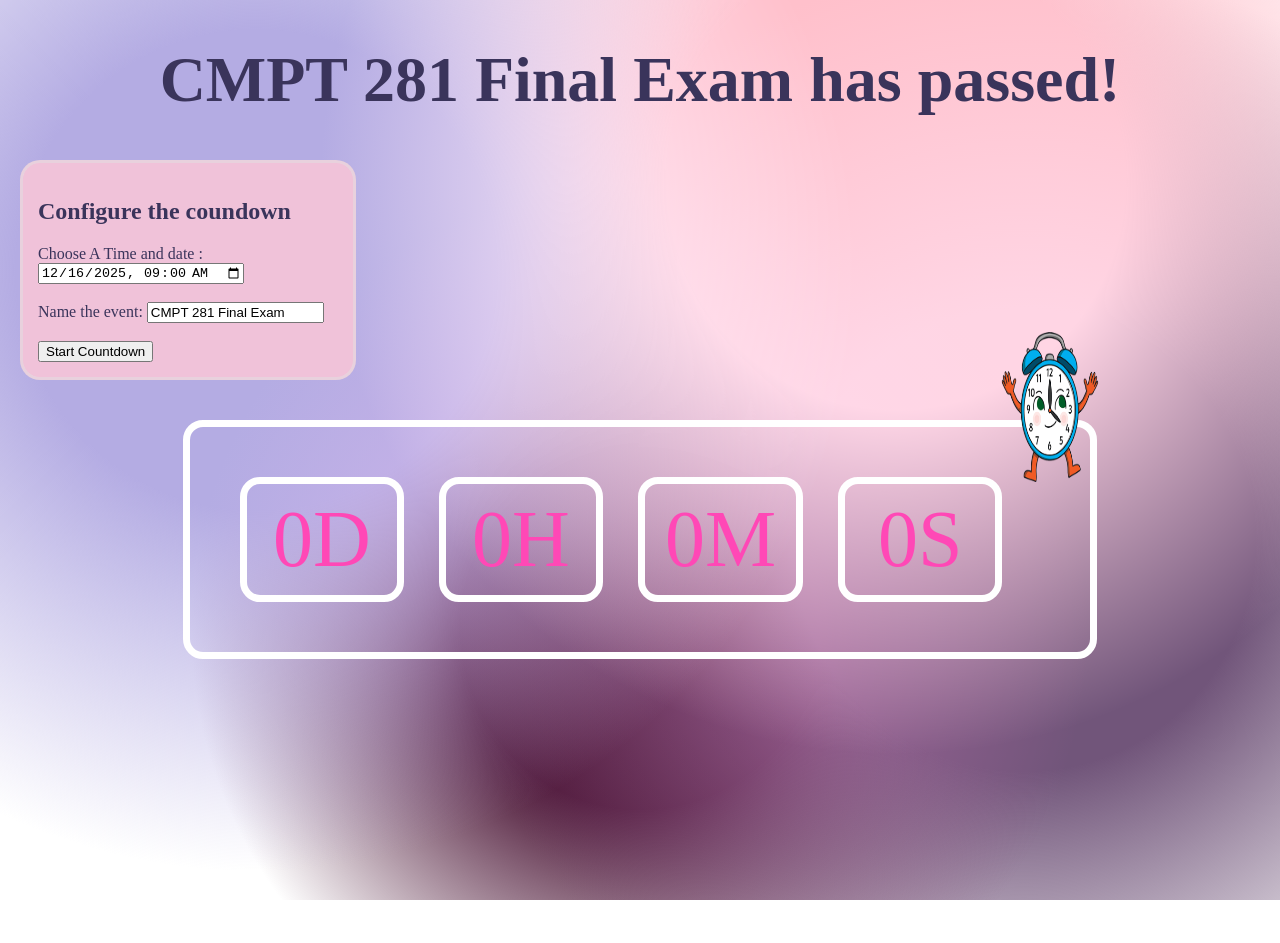
<file: countdowntimer/timerhtml.html>
<!DOCTYPE html>
<html>

<head>
<title> Countdown Timer </title>
 <link rel="stylesheet" href="timercss.css"> 
 <script src="timer.js"></script>
</head>

<body>
<h1> <strong> Counting Down to: CMPT Final Exam</strong> </h1>

<!-- Form for Countdown-->
<form id="formcountdown"> <h2> Configure the coundown</h2>

<label for ="userexamtime"> Choose A Time and date :</label>
<input type ="datetime-local" id="userexamtime" name="userexamtime">
<br><br>

<label for ="eventname"> Name the event:</label>
<input type="text" id="eventname" name="eventname">
<br><br>

<input type="button" value="Start Countdown" onclick="startCountdown()">

</form>


<!-- Display for Countdown-->
<div id="countdowndisplay">
  <img src="clockimage.png">
  <span id="days"><b>0D</b></span>
  <span id="hours"><b>0H</b></span>
  <span id="minutes"><b>0M</b></span>
  <span id="seconds"><b>0S</b></span>
</div>


</body>
</html>
</file>
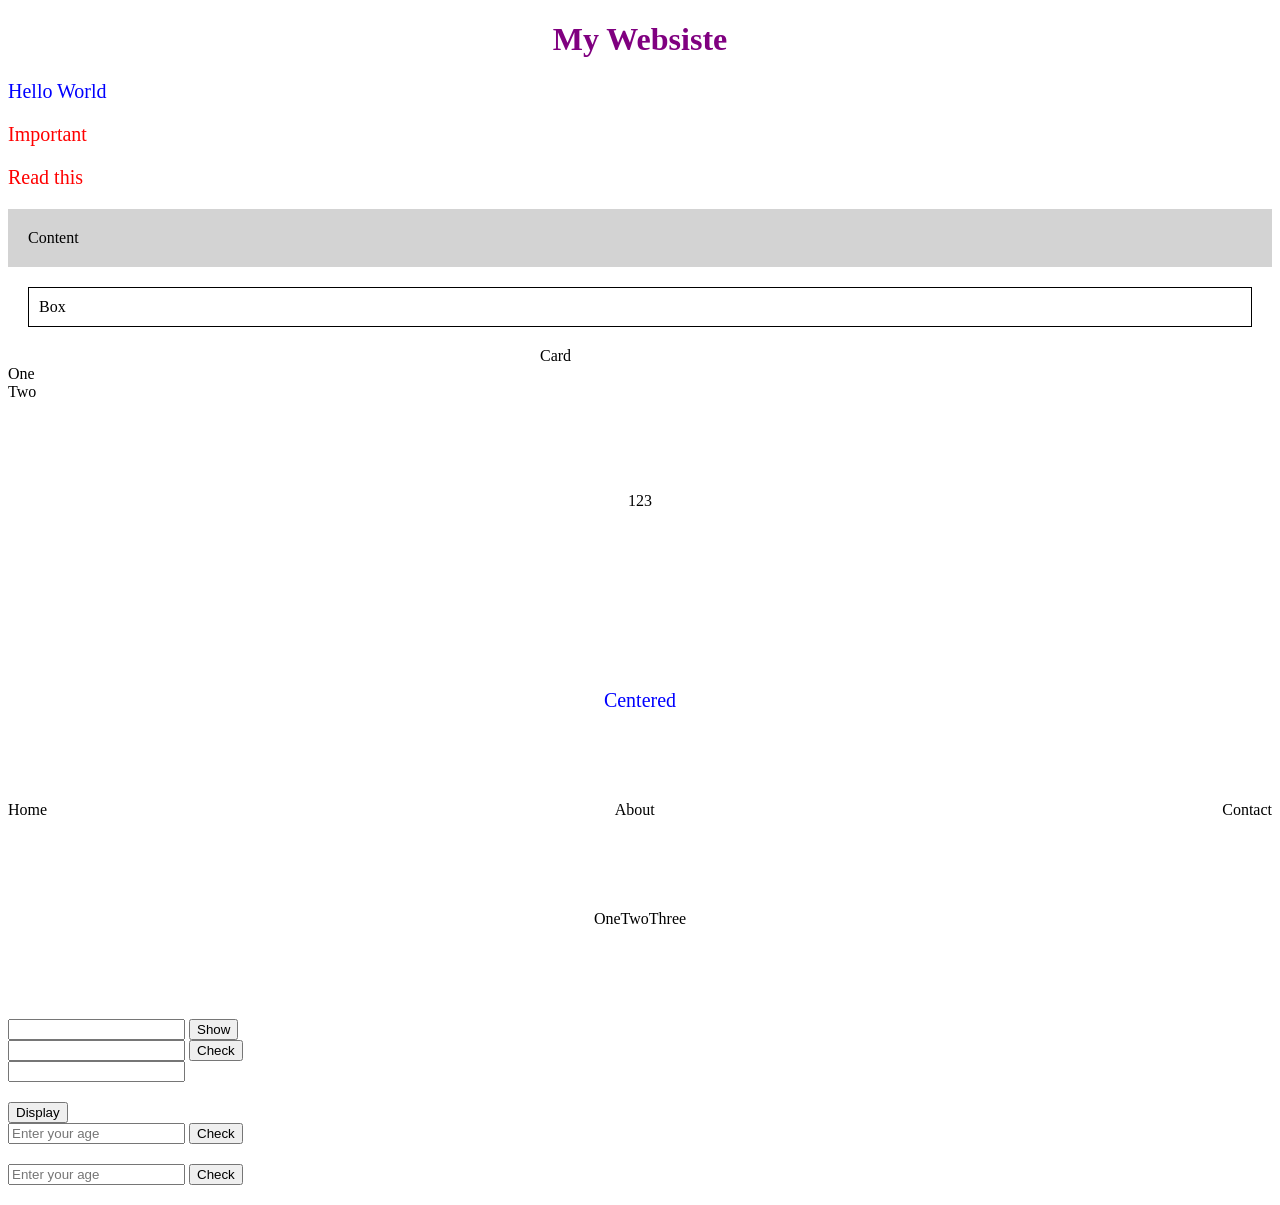
<file: htmlpractice/htmlandcsspractice.html>
<!DOCTYPE html>
<head>
    <title> HTML and CSS Practice </title>
    <link rel="stylesheet"  href="styles.css">
</head>

<body> 
    <h1>My Websiste</h1>
    <p>Hello World</p>
<p class="note">Important</p>
<p class="note">Read this</p>


<div id="main"> Content </div>
<div class="box">Box</div>
<div class="card">Card</div>
<span>One</span>
<span>Two</span>
<p class="hidden">You can't see me</p>



<div class="container">
  <div>1</div>
  <div>2</div>
  <div>3</div>
</div>

<div class="container">
  <p>Centered</p>
</div>

<div class="nav">
  <div>Home</div>
  <div>About</div>
  <div>Contact</div>
</div>


<div class="container">
  <span>One</span>
  <span>Two</span>
  <span>Three</span>
</div>

<input id="username">
<button onclick="showUsername()">Show</button>
<br>

<input id="age">
<button onclick="checkAge()">Check</button>
<br>

<input id="name">
<p id="result"></p>
<button onclick="displayName()">Display</button>
<br>

<input id="age" type="text" placeholder="Enter your age">
<button onclick="checkAge()">Check</button>
<p id="result"></p>


<input id="age" type="text" placeholder="Enter your age">
<button onclick="checkAge()">Check</button>
<p id="result"></p>



</body>

<script> src="javascript.js"</script> 



</html>
</file>
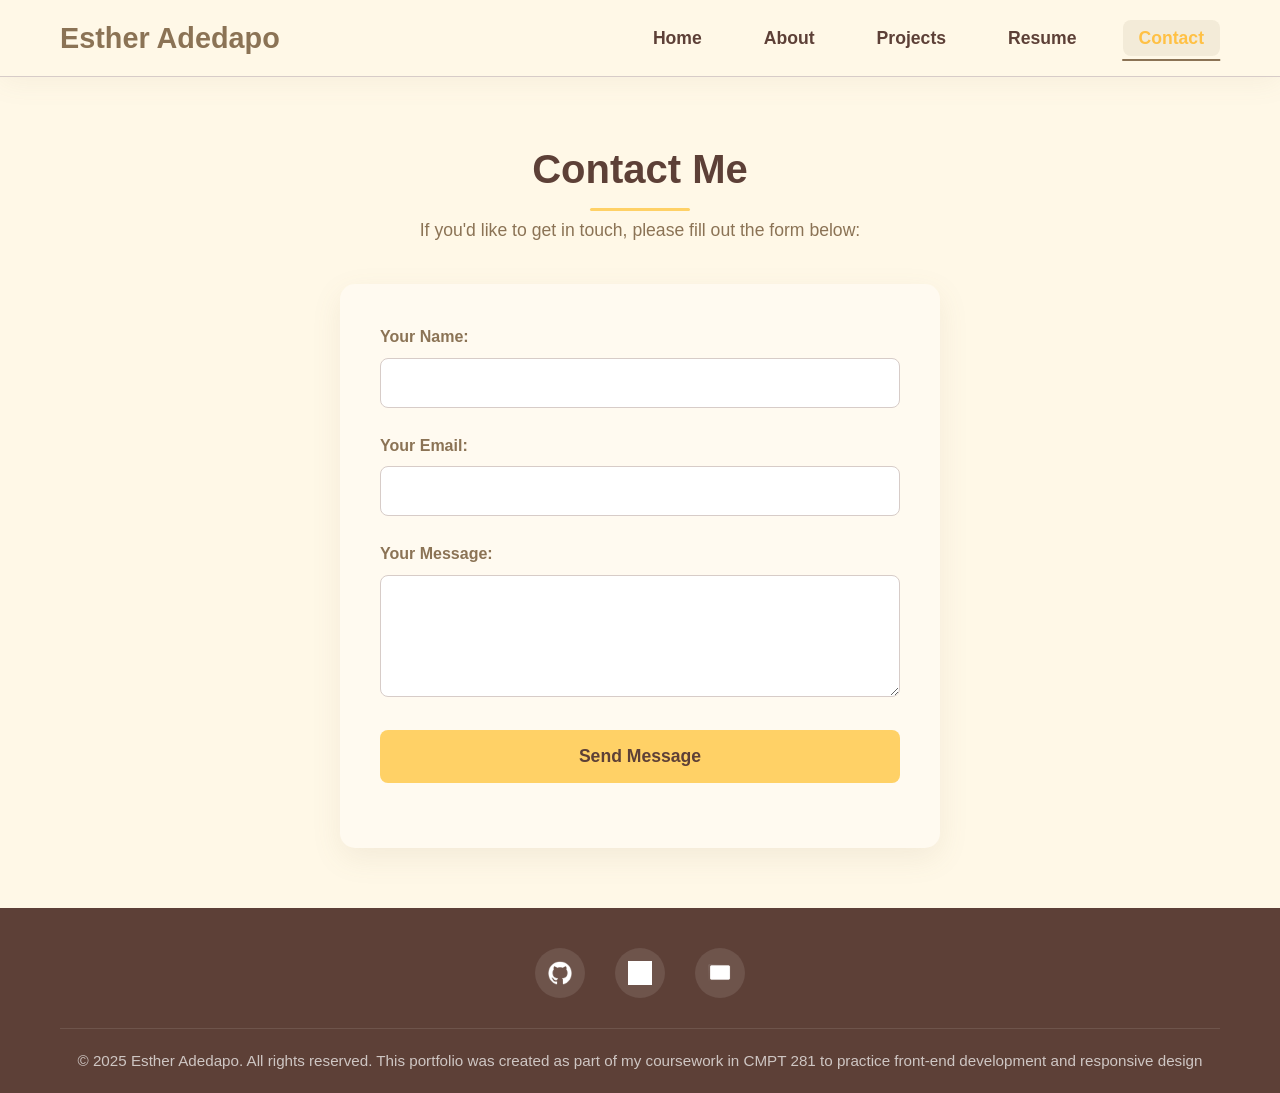
<file: myportfolio/contactme.html>
<!DOCTYPE html>
<html>
<head>
    <title>Contact Me</title>
    <meta name="viewport" content="width=device-width, initial-scale=1.0">
    <link rel="stylesheet" href="css/style.css">
</head>
<body>
    <header>
    <div class="container header-content">
        <a href="index.html" class="logo">Esther Adedapo</a>
        <nav>
            <ul>
                <li><a href="index.html">Home</a></li>
                <li><a href="aboutme.html" >About</a></li>
                <li><a href="projects.html">Projects</a></li>
                <li><a href="resume.html">Resume</a></li>
                <li><a href="contactme.html"class="current-page">Contact</a></li>
            </ul>
        </nav>
    </div>
</header>


   <main class="contact-page">
    <div class="contact-container">
        <h1>Contact Me</h1>
        <p class="contact-intro">If you'd like to get in touch, please fill out the form below:</p>

        <form id="formcontactme" class="simple-contact-form">
            <!-- Name Field -->
            <div class="form-group">
                <label for="name">Your Name:</label>
                <input type="text" id="name" name="name" required>
            </div>
            
            <!-- Email Field -->
            <div class="form-group">
                <label for="email">Your Email:</label>
                <input type="email" id="email" name="email" required>
            </div>
            
            <!-- Message Field -->
            <div class="form-group">
                <label for="message">Your Message:</label>
                <textarea id="message" name="message" rows="5" required></textarea>
            </div>
            
            <!-- Submit Button -->
            <div class="form-group">
                <button type="submit" class="submit-btn">Send Message</button>
            </div>
        </form>
    </div>
</main>

   <footer>
    <div class="container">
        <div class="footer-content">
            <!-- Social Links with Images -->
            <div class="social-links-footer">
                <a href="#" class="social-icon-link">
                    <img src="images/githublogo.png" alt="GitHub" class="social-icon">
                    <span class="social-tooltip">GitHub</span>
                </a>
                <a href="#" class="social-icon-link">
                    <img src="images/linkedin.png" alt="LinkedIn" class="social-icon">
                    <span class="social-tooltip">LinkedIn</span>
                </a>
                <a href="mailto:youremail@example.com" class="social-icon-link">
                    <img src="images/email.png" alt="Email" class="social-icon">
                    <span class="social-tooltip">Email</span>
                </a>
            </div>
            
            
        </div>
        
        <div class="copyright">
            <p>&copy; 2025 Esther Adedapo. All rights reserved.
                This portfolio was created as part of my coursework in CMPT 281 to practice front-end development and responsive design
            </p>
        </div>
    </div>
</footer>
    
    <script src="js/script.js"></script>
</body>
</html>
</file>
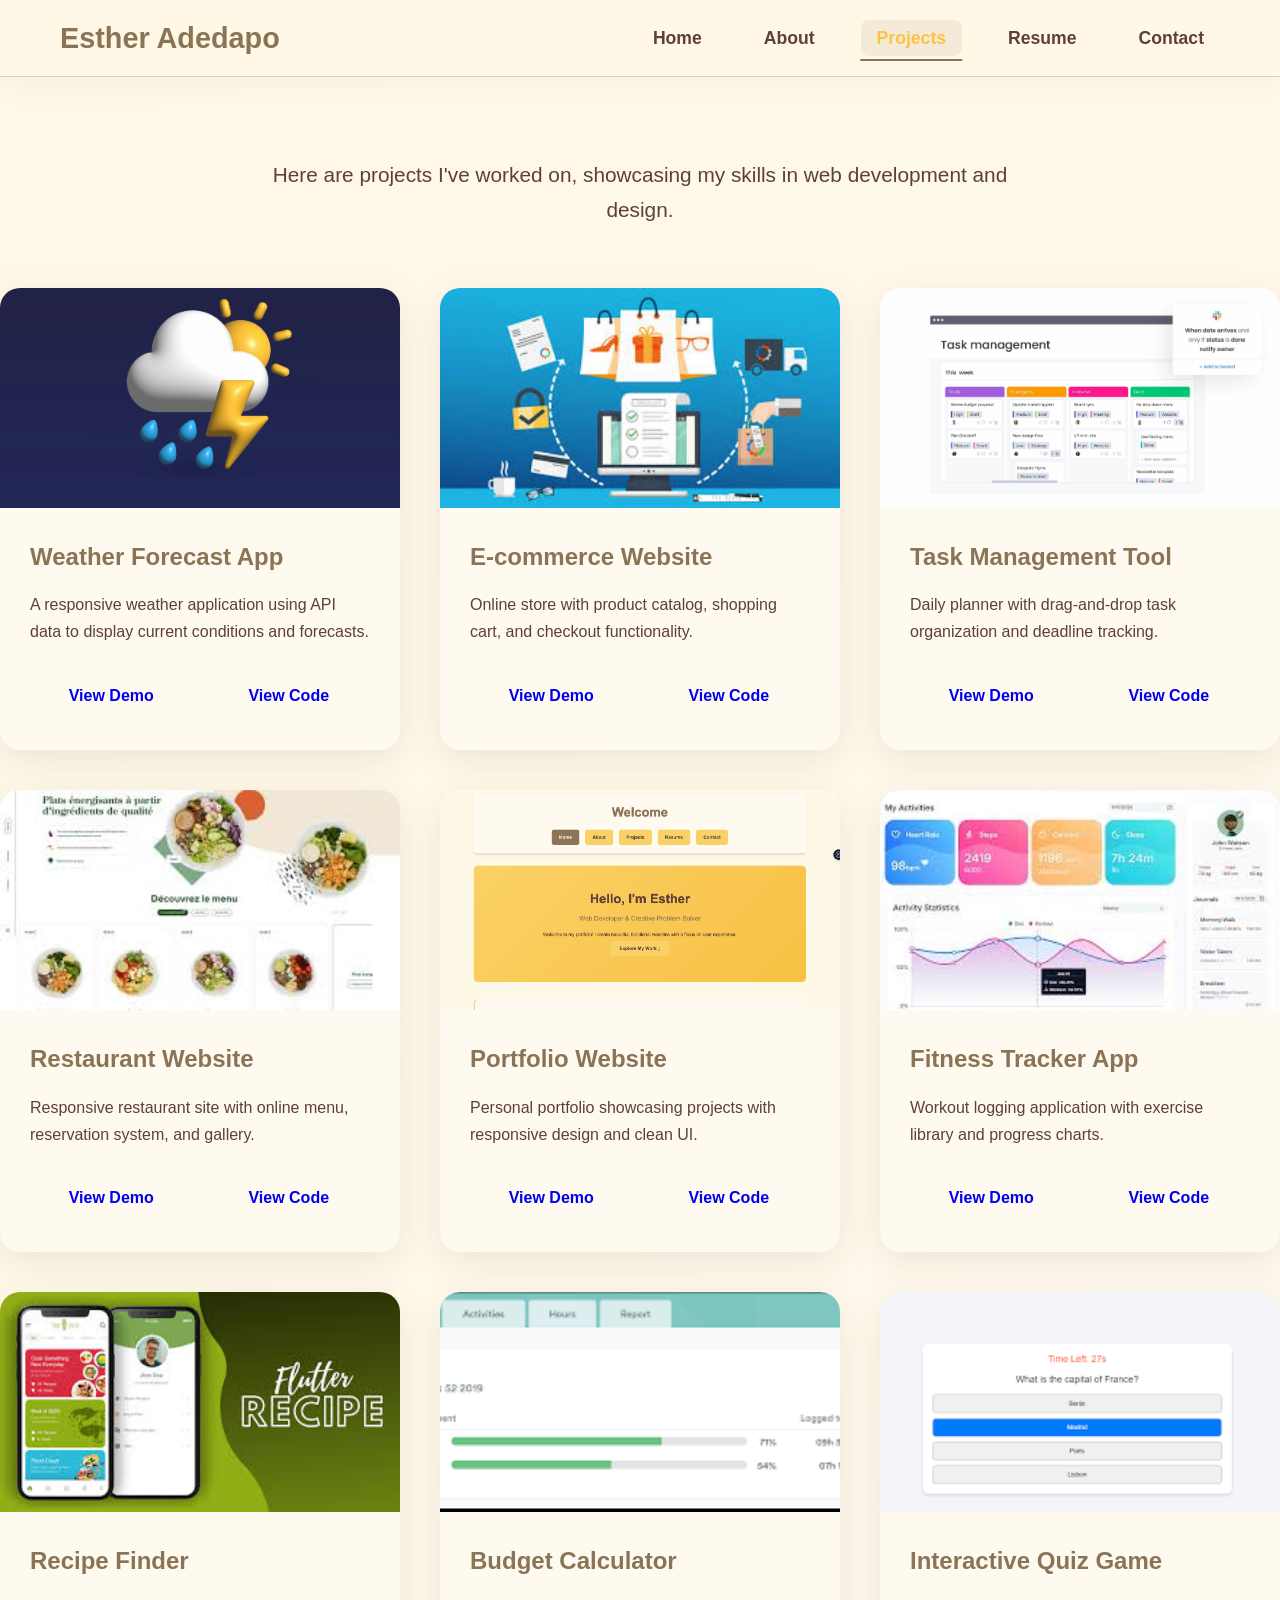
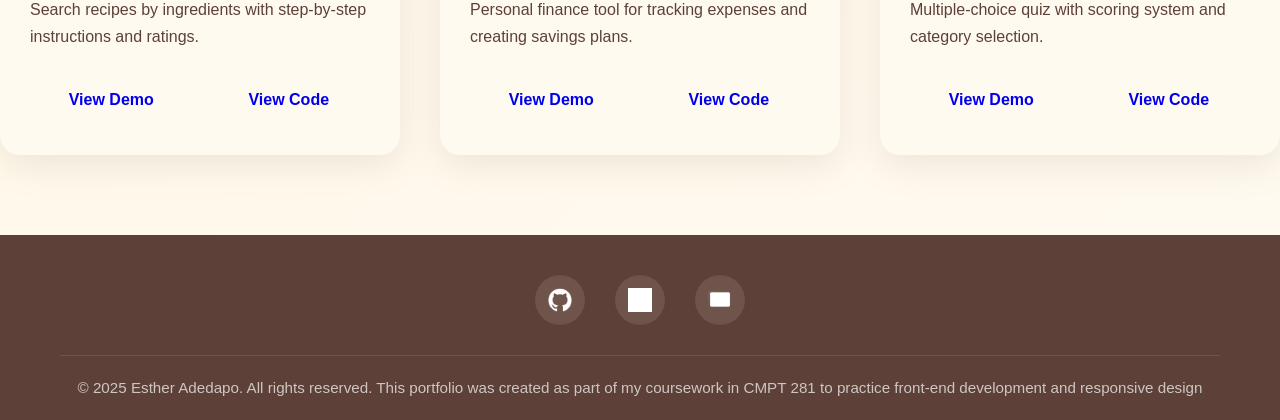
<file: myportfolio/projects.html>
<!DOCTYPE html>
<html>
<head>
    <title>Projects</title>
    <meta name="viewport" content="width=device-width, initial-scale=1.0">
    <link rel="stylesheet" href="css/style.css">
</head>
<body>
   <header>
    <div class="container header-content">
        <a href="index.html" class="logo">Esther Adedapo</a>
        <nav>
            <ul>
                <li><a href="index.html">Home</a></li>
                <li><a href="aboutme.html" >About</a></li>
                <li><a href="projects.html"class="current-page">Projects</a></li>
                <li><a href="resume.html">Resume</a></li>
                <li><a href="contactme.html">Contact</a></li>
            </ul>
        </nav>
    </div>
</header>
     <main class="projects-page">
        <p class="projects-intro">Here are projects I've worked on, showcasing my skills in web development and design.</p>
        
        <div class="projects-grid">
            <!-- Card 1 -->
            <div class="project-card">
                <div class="project-image">
                    <img src="images/project1.jpg" alt="Weather App">
                </div>
                <div class="project-info">
                    <h3>Weather Forecast App</h3>
                    <p>A responsive weather application using API data to display current conditions and forecasts.</p>
                    <div class="project-links">
                        <a href="#" class="project-link">View Demo</a>
                        <a href="#" class="project-link">View Code</a>
                    </div>
                </div>
            </div>
            
            <!-- Card 2 -->
            <div class="project-card">
                <div class="project-image">
                    <img src="images/project2.jpeg" alt="E-commerce Site">
                </div>
                <div class="project-info">
                    <h3>E-commerce Website</h3>
                    <p>Online store with product catalog, shopping cart, and checkout functionality.</p>
                    <div class="project-links">
                        <a href="#" class="project-link">View Demo</a>
                        <a href="#" class="project-link">View Code</a>
                    </div>
                </div>
            </div>
            
            <!-- Card 3 -->
            <div class="project-card">
                <div class="project-image">
                    <img src="images/project3.jpg" alt="Task Manager">
                </div>
                <div class="project-info">
                    <h3>Task Management Tool</h3>
                    <p>Daily planner with drag-and-drop task organization and deadline tracking.</p>
                    <div class="project-links">
                        <a href="#" class="project-link">View Demo</a>
                        <a href="#" class="project-link">View Code</a>
                    </div>
                </div>
            </div>
            
            <!-- Card 4 -->
            <div class="project-card">
                <div class="project-image">
                    <img src="images/project4.jpg" alt="Restaurant Website">
                </div>
                <div class="project-info">
                    <h3>Restaurant Website</h3>
                    <p>Responsive restaurant site with online menu, reservation system, and gallery.</p>
                    <div class="project-links">
                        <a href="#" class="project-link">View Demo</a>
                        <a href="#" class="project-link">View Code</a>
                    </div>
                </div>
            </div>
            
            <!-- Card 5 -->
            <div class="project-card">
                <div class="project-image">
                    <img src="images/project5.jpg" alt="Portfolio">
                </div>
                <div class="project-info">
                    <h3>Portfolio Website</h3>
                    <p>Personal portfolio showcasing projects with responsive design and clean UI.</p>
                    <div class="project-links">
                        <a href="#" class="project-link">View Demo</a>
                        <a href="#" class="project-link">View Code</a>
                    </div>
                </div>
            </div>
            
            <!-- Card 6 -->
            <div class="project-card">
                <div class="project-image">
                    <img src="images/project6.jpg" alt="Fitness App">
                </div>
                <div class="project-info">
                    <h3>Fitness Tracker App</h3>
                    <p>Workout logging application with exercise library and progress charts.</p>
                    <div class="project-links">
                        <a href="#" class="project-link">View Demo</a>
                        <a href="#" class="project-link">View Code</a>
                    </div>
                </div>
            </div>
            
            <!-- Card 7 -->
            <div class="project-card">
                <div class="project-image">
                    <img src="images/project7.jpg" alt="Recipe App">
                </div>
                <div class="project-info">
                    <h3>Recipe Finder</h3>
                    <p>Search recipes by ingredients with step-by-step instructions and ratings.</p>
                    <div class="project-links">
                        <a href="#" class="project-link">View Demo</a>
                        <a href="#" class="project-link">View Code</a>
                    </div>
                </div>
            </div>
            
            <!-- Card 8 -->
            <div class="project-card">
                <div class="project-image">
                    <img src="images/project8.jpg" alt="Budget App">
                </div>
                <div class="project-info">
                    <h3>Budget Calculator</h3>
                    <p>Personal finance tool for tracking expenses and creating savings plans.</p>
                    <div class="project-links">
                        <a href="#" class="project-link">View Demo</a>
                        <a href="#" class="project-link">View Code</a>
                    </div>
                </div>
            </div>
            
            <!-- Card 9 -->
            <div class="project-card">
                <div class="project-image">
                    <img src="images/project9.jpg" alt="Quiz Game">
                </div>
                <div class="project-info">
                    <h3>Interactive Quiz Game</h3>
                    <p>Multiple-choice quiz with scoring system and category selection.</p>
                    <div class="project-links">
                        <a href="#" class="project-link">View Demo</a>
                        <a href="#" class="project-link">View Code</a>
                    </div>
                </div>
            </div>
        </div>
    </main>

   
   <footer>
    <div class="container">
        <div class="footer-content">
            <!-- Social Links with Images -->
            <div class="social-links-footer">
                <a href="#" class="social-icon-link">
                    <img src="images/githublogo.png" alt="GitHub" class="social-icon">
                    <span class="social-tooltip">GitHub</span>
                </a>
                <a href="#" class="social-icon-link">
                    <img src="images/linkedin.png" alt="LinkedIn" class="social-icon">
                    <span class="social-tooltip">LinkedIn</span>
                </a>
                <a href="mailto:youremail@example.com" class="social-icon-link">
                    <img src="images/email.png" alt="Email" class="social-icon">
                    <span class="social-tooltip">Email</span>
                </a>
            </div>
            
            
        </div>
        
        <div class="copyright">
            <p>&copy; 2025 Esther Adedapo. All rights reserved.
                This portfolio was created as part of my coursework in CMPT 281 to practice front-end development and responsive design
            </p>
        </div>
    </div>
</footer>
    
    <script src="js/script.js"></script>
</body>
</html>
</file>
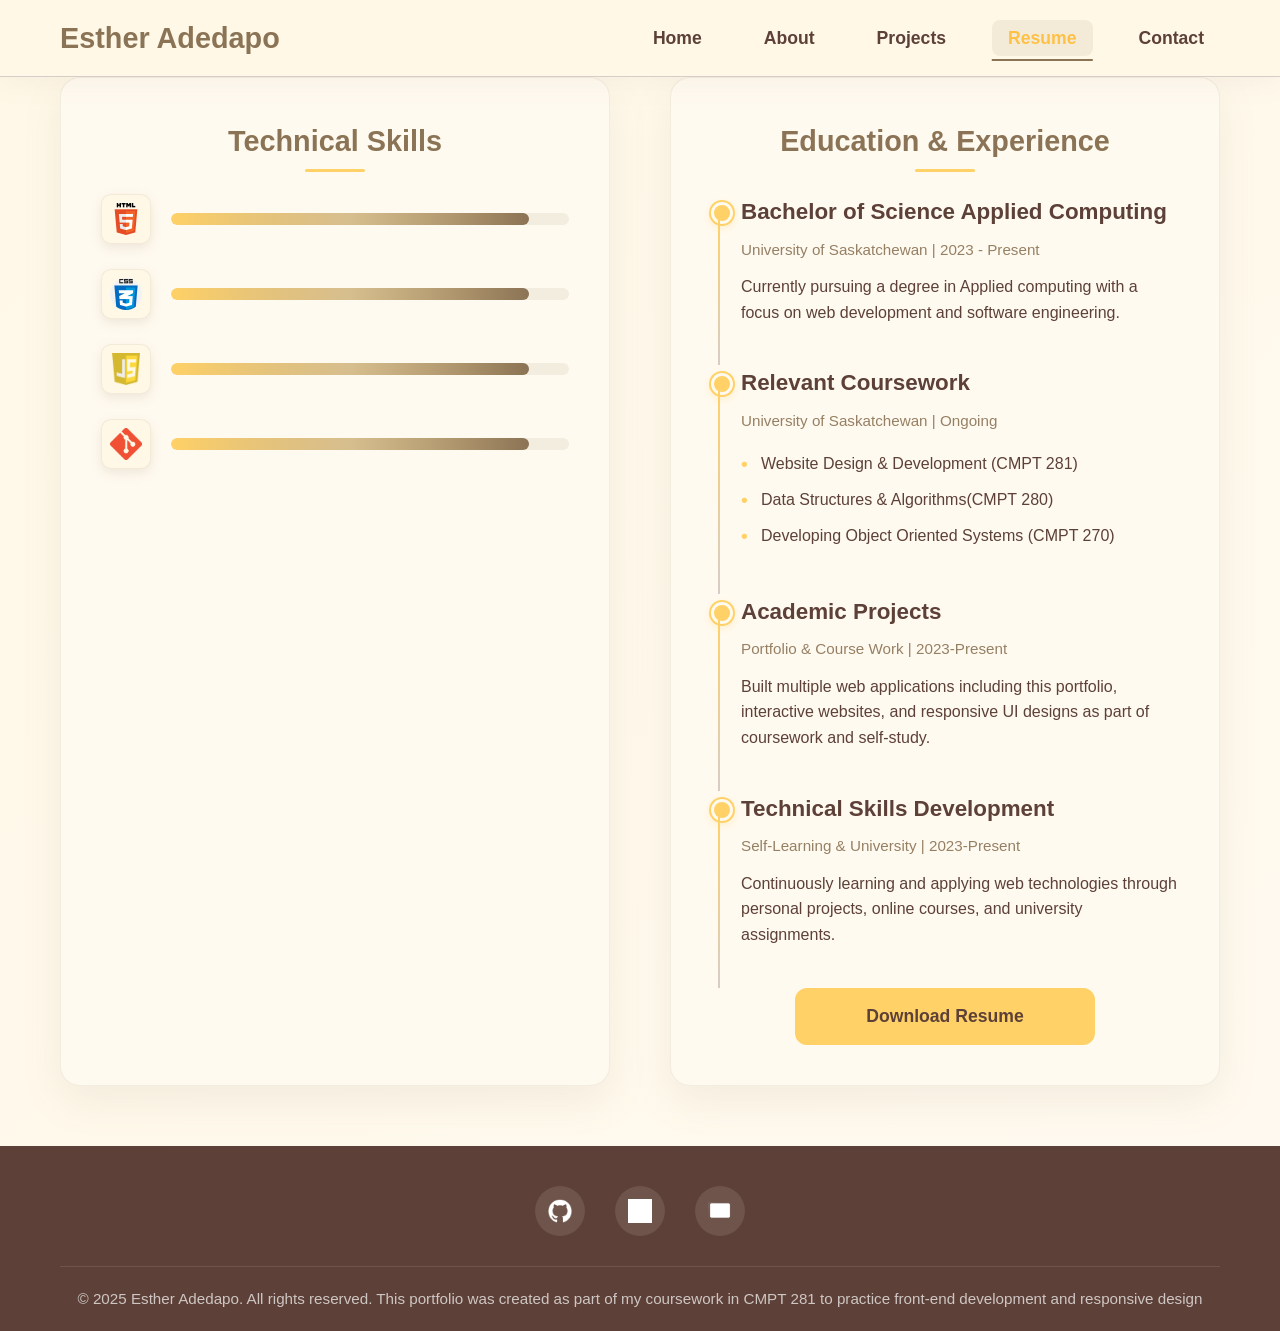
<file: myportfolio/resume.html>
<!DOCTYPE html>
<html>
<head>
    <title>Resume</title>
    <meta name="viewport" content="width=device-width, initial-scale=1.0">
    <link rel="stylesheet" href="css/style.css">
</head>
<body>
     <header>
    <div class="container header-content">
        <a href="index.html" class="logo">Esther Adedapo</a>
        <nav>
            <ul>
                <li><a href="index.html">Home</a></li>
                <li><a href="aboutme.html" >About</a></li>
                <li><a href="projects.html">Projects</a></li>
                <li><a href="resume.html"class="current-page">Resume</a></li>
                <li><a href="contactme.html">Contact</a></li>
            </ul>
        </nav>
    </div>
</header>
   <main class="resume-main">
    
    <!-- Skills Section -->
    <section class="skills-dashboard">
        <h2>Technical Skills</h2>
        <div class="skill-item">
            <img src="images/htmllogo.png" alt="HTML">
            <div class="skill-bar">
                <div class="skill-level" style="width: 90%;"></div>
            </div>
        </div>
        <div class="skill-item">
            <img src="images/csslogo.png" alt="CSS">
            <div class="skill-bar">
                <div class="skill-level" style="width: 90%;"></div>
            </div>
        </div>
        <div class="skill-item">
            <img src="images/javascriptlogo.png" alt="JS">
            <div class="skill-bar">
                <div class="skill-level" style="width: 90%;"></div>
            </div>
        </div>
        <div class="skill-item">
            <img src="images/Gitlogo.png" alt="GIT">
            <div class="skill-bar">
                <div class="skill-level" style="width: 90%;"></div>
            </div>
        </div>
    </section>
    <!-- Simple Timeline -->
    <section class="resume-timeline">
        <h2>Education & Experience</h2>
        <div class="timeline-item">
            <h3>Bachelor of Science Applied Computing</h3>
            <span>University of Saskatchewan | 2023 - Present</span>
            <p>Currently pursuing a degree in Applied computing with a focus on web development and software engineering.</p>
        </div>

    <div class="timeline-item">
    <h3>Relevant Coursework</h3>
    <span>University of Saskatchewan | Ongoing</span>
    <ul>
        <li>Website Design & Development (CMPT 281)</li>
        <li>Data Structures & Algorithms(CMPT 280)</li>
        <li>Developing Object Oriented Systems (CMPT 270) </li>
    </ul>
</div>

<div class="timeline-item">
    <h3>Academic Projects</h3>
    <span>Portfolio & Course Work | 2023-Present</span>
    <p>Built multiple web applications including this portfolio, interactive websites, and responsive UI designs as part of coursework and self-study.</p>
</div>

<div class="timeline-item">
    <h3>Technical Skills Development</h3>
    <span>Self-Learning & University | 2023-Present</span>
    <p>Continuously learning and applying web technologies through personal projects, online courses, and university assignments.</p>
</div>
<input class="resumebutton" type="button" value="Download Resume" onclick="">
    </section>

</main>



    
   <footer>
    <div class="container">
        <div class="footer-content">
            <!-- Social Links with Images -->
            <div class="social-links-footer">
                <a href="#" class="social-icon-link">
                    <img src="images/githublogo.png" alt="GitHub" class="social-icon">
                    <span class="social-tooltip">GitHub</span>
                </a>
                <a href="#" class="social-icon-link">
                    <img src="images/linkedin.png" alt="LinkedIn" class="social-icon">
                    <span class="social-tooltip">LinkedIn</span>
                </a>
                <a href="mailto:youremail@example.com" class="social-icon-link">
                    <img src="images/email.png" alt="Email" class="social-icon">
                    <span class="social-tooltip">Email</span>
                </a>
            </div>
            
            
        </div>
        
        <div class="copyright">
            <p>&copy; 2025 Esther Adedapo. All rights reserved.
                This portfolio was created as part of my coursework in CMPT 281 to practice front-end development and responsive design
            </p>
        </div>
    </div>
</footer>
    
    <script src="js/script.js"></script>
</body>
</html>
</file>
<file: countdowntimer/timercss.css>
html, body {
  height: 100%;    
  margin: 0;  
  padding:0;   
}

/* Main background styling */
body {
  height: 100vh;
  margin: 0;
  padding: 0;
  background: 
    radial-gradient(circle at 20% 30%, #b4ace3 20%, transparent 50%),
    radial-gradient(circle at 70% 20%, pink 20%, transparent 50%),
    radial-gradient(circle at 50% 70%, #4B1535 20%, transparent 50%),
    radial-gradient(circle at 80% 60%, #71557A 20%, transparent 50%);
  background-blend-mode: screen;
  background-attachment: fixed;
}

/* Main page title */
h1 {
  font-size: 4em;
  color: #3A345B;
  text-align: center;
  font-family: Papyrus, fantasy;
}

/* Countdown form styling */
#formcountdown {
  background-color: lch(82.98% 20.7 345.33);
  border: 3px solid rgba(225, 225, 225, 0.5);
  padding: 15px;
  margin: 20px;
  border-radius: 20px;
  width: 300px;
  color: #3A345B;
  font-family: Papyrus, fantasy;
}

/* Countdown display container */
#countdowndisplay {
  position: relative;
  display:flex;
  border: 7px solid white;
  padding: 50px;
  margin: 40px auto;
  border-radius: 20px;
  width: 800px;
  gap: 35px;
}

/* Corner image */
img {
  position: absolute;
  top: -95px;
  right: -35px;
  height: 150px;
  width: 150px;
}

/* Individual countdown boxes */
#countdowndisplay span {
  font-size: 5em;
  color: oklab(69.567% 0.23441 -0.04877);
  font-family: Papyrus, fantasy;
  border: 7px solid white;
  padding: 10px 20px;
  border-radius: 20px;
  min-width: 110px;
  text-align: center;
  display: flex;
  justify-content: center;
  align-items: center;

  /* Animations */
  animation: 
    gentleFloat 4s ease-in-out infinite,
    softGlow 4s ease-in-out infinite alternate;
}

/* Floating animation */
@keyframes gentleFloat {
  0%, 100% { transform: translateY(0px); }
  50% { transform: translateY(-8px); }
}

/* Glowing animation */
@keyframes softGlow {
  100% {
    box-shadow: 0 0 100px rgba(23, 2, 255, 0.7);
  }
}

/* ------- Responsive Design Breakpoints ------- */

/* Large desktop devices */
@media screen and (min-width: 1200px) {
  h1 { font-size: 4em; }
}

/* Small desktops */
@media screen and (min-width: 768px) and (max-width: 1199px) {
  h1 { font-size: 3em; }
  #countdowndisplay {
    width: 800px;
    gap: 20px;
  }
  #countdowndisplay span {
    min-width: 120px;
    padding: 20px 30px;
    font-size: 2em;
  }
}

/* Tablets */
@media screen and (max-width: 767px) {
  h1 {
    font-size: 2.5em;
  }
  #countdowndisplay {
    width: 300px;
    flex-direction:column;
    gap: 15px;
  }
  #countdowndisplay span {
    min-width: 10px;
    padding: 15px 20px;
    font-size: 1.5em;
  }
}

/* Small phones */
@media screen and (max-width: 480px) {
  h1 { font-size: 1em; }
  #countdowndisplay {
    width: 100px;
    flex-direction: column;
    gap: 5px;
  }
  #countdowndisplay span {
    min-width: 5px;
    padding: 5px 10px;
    font-size: 1em;
  }
}
</file>
<file: htmlpractice/styles.css>
p{
    color:blue;
    font-size:20px;

}

h1{
    color:purple;
    text-align: center;
}
.note{
    color: red;
}

#main{
    background-color: lightgray;
    padding: 20px;
}

.box{
    margin:20px;
    padding: 10px;
    border: 1px solid black;
}

.card{
    width: 200px;
    margin: 0 auto;
}

span{
    display: block;
}

.hidden{
    display: none;
}

.container{
    display: flex;
    flex-direction: row;
}
.container{
    display: flex;
    flex-direction: column;
}


.container{
  display: flex;
  justify-content: center; /* horizontal */
  align-items: center;     /* vertical */
  height: 200px;
}
.nav{
  display: flex;
  justify-content: space-between;
}

.container{
    display: flex;
    flex-direction: row;
}
</file>
<file: myportfolio/css/style.css>
/* ===== MODERN BASE ===== */
* {
    margin: 0;
    padding: 0;
    box-sizing: border-box;
}

:root {
    --cream: #FFF8E7;
    --cream-light: #FFFAF0;
    --cream-dark: #FFF3E0;
    --yellow: #FFD166;
    --yellow-dark: #FFC145;
    --brown-light: #D7CCC8;
    --brown: #8B7355;
    --brown-dark: #5D4037;
    --shadow: rgba(139, 115, 85, 0.15);
    --transition: all 0.3s ease;
}

html {
    scroll-behavior: smooth;
}

body {
    font-family: 'Segoe UI', Tahoma, Geneva, Verdana, sans-serif;
    line-height: 1.6;
    color: var(--brown-dark);
    background: linear-gradient(135deg, var(--cream) 0%, var(--cream-light) 100%);
    min-height: 100vh;
}

.container {
    max-width: 1200px;
    margin: 0 auto;
    padding: 0 20px;
}

/* ===== MODERN NAVIGATION ===== */
header {
    background: rgba(255, 248, 231, 0.95);
    backdrop-filter: blur(10px);
    position: sticky;
    top: 0;
    z-index: 1000;
    border-bottom: 1px solid var(--brown-light);
    box-shadow: 0 4px 30px rgba(139, 115, 85, 0.08);
    padding: 15px 0;
}

.header-content {
    display: flex;
    justify-content: space-between;
    align-items: center;
}

.logo {
    font-size: 1.8rem;
    font-weight: 700;
    color: var(--brown);
    text-decoration: none;
    transition: var(--transition);
    display: flex;
    align-items: center;
    gap: 10px;
}

.logo:hover {
    color: var(--brown-dark);
    transform: translateY(-2px);
}

nav ul {
    display: flex;
    gap: 30px;
    list-style: none;
}

nav a {
    color: var(--brown-dark);
    text-decoration: none;
    font-weight: 600;
    font-size: 1.1rem;
    padding: 8px 16px;
    border-radius: 8px;
    transition: var(--transition);
    position: relative;
}

nav a:hover {
    color: var(--brown);
    background: rgba(255, 209, 102, 0.15);
}

nav a::after {
    content: '';
    position: absolute;
    bottom: -5px;
    left: 50%;
    transform: translateX(-50%);
    width: 0;
    height: 2px;
    background: var(--yellow);
    transition: var(--transition);
}

nav a:hover::after {
    width: 100%;
}

.current-page {
    color: var(--yellow-dark);
    background: rgba(139, 115, 85, 0.1);
}

.current-page::after {
    width: 100%;
    background: var(--brown);
}

/* ===== MODERN HERO SECTION ===== */

.hero-section {
    min-height: 85vh;
    display: flex;
    align-items: center;
    position: relative;
    overflow: hidden;
    padding: 80px 0;
    margin-bottom: 60px;
    background: var(--cream);
}

.circle-bg-1, .circle-bg-2, .circle-bg-3, .circle-bg-4 {
    position: absolute;
    border-radius: 50%;
    z-index: 0;
    filter: blur(15px); /* Reduced from 60px */
    opacity: 0.6; /* Increased from 0.4 */
    animation: float-circle 25s ease-in-out infinite;
    mix-blend-mode: multiply; /* Creates interesting color blends */
}

/* Large Yellow Circle */
.circle-bg-1 {
    width: 400px;
    height: 400px;
    background: radial-gradient(circle at 30% 30%, 
        var(--yellow) 0%, 
        rgba(255, 209, 102, 0.8) 50%, 
        transparent 80%);
    top: 10%;
    right: 10%;
    animation-delay: 0s;
}

/* Medium Brown Circle */
.circle-bg-2 {
    width: 350px;
    height: 350px;
    background: radial-gradient(circle at 70% 70%,
        var(--brown) 0%,
        rgba(139, 115, 85, 0.7) 60%,
        transparent 85%);
    bottom: 15%;
    left: 5%;
    animation-delay: -8s;
}

/* Medium Yellow Circle */
.circle-bg-3 {
    width: 250px;
    height: 250px;
    background: radial-gradient(circle at center,
        var(--yellow-dark) 0%,
        rgba(255, 193, 69, 0.6) 70%,
        transparent 90%);
    top: 60%;
    left: 20%;
    animation-delay: -12s;
}

/* Small Cream Circle */
.circle-bg-4 {
    width: 180px;
    height: 180px;
    background: radial-gradient(circle at center,
        var(--cream-dark) 0%,
        rgba(255, 243, 224, 0.5) 80%,
        transparent 95%);
    bottom: 25%;
    right: 25%;
    animation-delay: -18s;
}

/* Slower, more subtle floating */
@keyframes float-circle {
    0%, 100% {
        transform: translate(0, 0) scale(1) rotate(0deg);
    }
    33% {
        transform: translate(20px, -25px) scale(1.03) rotate(120deg);
    }
    66% {
        transform: translate(-15px, 15px) scale(0.98) rotate(240deg);
    }
}

/* Content stays above */
.hero-content {
    position: relative;
    z-index: 1;
}

/* Mobile adjustments */
@media (max-width: 768px) {
    .circle-bg-1, .circle-bg-2, .circle-bg-3, .circle-bg-4 {
        filter: blur(10px);
        opacity: 0.5;
    }
    
    .circle-bg-1 {
        width: 250px;
        height: 250px;
    }
    
    .circle-bg-2 {
        width: 200px;
        height: 200px;
    }
    
    .circle-bg-3 {
        width: 150px;
        height: 150px;
    }
    
    .circle-bg-4 {
        width: 120px;
        height: 120px;
    }
}


.hero-buttons {
    display: flex;
    gap: 20px;
    flex-wrap: wrap;
    justify-self:center;
}

.btn {
    display: inline-block;
    padding: 15px 35px;
    border-radius: 10px;
    text-decoration: none;
    font-weight: 600;
    font-size: 1.1rem;
    transition: var(--transition);
    cursor: pointer;
    border: none;
}

.btn-primary {
    background: var(--yellow);
    color: var(--brown-dark);
}

.btn-primary:hover {
    background: var(--yellow-dark);
    transform: translateY(-3px) scale(1.05);
    box-shadow: 0 10px 25px rgba(255, 193, 69, 0.3);
}

.btn-outline {
    background: var(--brown-dark);
    color: var(--cream-light);
    border: 2px solid var(--cream-light);
}

.btn-outline:hover {
    background: var(--cream-light);
    color: var(--brown-dark);
    transform: translateY(-3px);
}

/* ===== ABOUT ME PREVIEW  ===== */
#about-preview::before {
    content: '';
    position: absolute;
    top: 0;
    left: 0;
    right: 0;
    height: 5px;
    background: linear-gradient(90deg, var(--yellow), var(--brown));
    z-index: 1;
}

#about-preview h2 {
    text-align: center;
    font-size: 2.8rem;
    color: var(--brown-dark);
    margin-bottom: 50px;
    position: relative;
    padding-top: 20px;
}

#about-preview h2::after {
    content: '';
    position: absolute;
    bottom: -15px;
    left: 50%;
    transform: translateX(-50%);
    width: 120px;
    height: 4px;
    background: var(--yellow);
    border-radius: 2px;
    box-shadow: 0 2px 8px rgba(255, 209, 102, 0.3);
}

#about-preview .preview-content {
    display: flex;
    flex-wrap: wrap;
    align-items: center;
    gap: 60px;
    margin-bottom: 50px;
    padding: 0 40px;
}

/* Circular image container */
#about-preview .preview-image {
    flex: 1;
    min-width: 300px;
    display: flex;
    justify-content: center;
    position: relative;
}

/* Circular image styling */
.circle-image {
    width: 280px;
    height: 280px;
    border-radius: 50%;
    object-fit: cover;
    border: 8px solid var(--cream-light);
    box-shadow: 
        0 15px 35px rgba(139, 115, 85, 0.2),
        0 0 0 15px rgba(255, 209, 102, 0.1),
        inset 0 0 20px rgba(255, 255, 255, 0.8);
    transition: all 0.5s ease;
    position: relative;
    z-index: 2;
}

.circle-image:hover {
    transform: scale(1.05);
    box-shadow: 
        0 20px 45px rgba(139, 115, 85, 0.3),
        0 0 0 15px rgba(255, 209, 102, 0.2),
        inset 0 0 30px rgba(255, 255, 255, 0.9);
}

/* Decorative circle behind the image */
#about-preview .preview-image::before {
    content: '';
    position: absolute;
    width: 320px;
    height: 320px;
    border-radius: 50%;
    background: linear-gradient(135deg, var(--yellow) 0%, var(--brown) 100%);
    opacity: 0.15;
    z-index: 1;
    animation: pulse 4s ease-in-out infinite;
}

@keyframes pulse {
    0%, 100% {
        transform: scale(1);
        opacity: 0.15;
    }
    50% {
        transform: scale(1.05);
        opacity: 0.2;
    }
}

/* Image placeholder if no image is available */
.image-placeholder {
    width: 280px;
    height: 280px;
    border-radius: 50%;
    background: linear-gradient(135deg, var(--yellow) 0%, var(--brown) 100%);
    border: 8px solid var(--cream-light);
    display: flex;
    align-items: center;
    justify-content: center;
    font-size: 4rem;
    font-weight: 700;
    color: var(--cream-light);
    box-shadow: 
        0 15px 35px rgba(139, 115, 85, 0.2),
        0 0 0 15px rgba(255, 209, 102, 0.1);
    transition: all 0.5s ease;
}

.image-placeholder:hover {
    transform: scale(1.05);
    box-shadow: 
        0 20px 45px rgba(139, 115, 85, 0.3),
        0 0 0 15px rgba(255, 209, 102, 0.2);
}

/* Text content styling */
#about-preview .preview-text {
    flex: 1.5;
    min-width: 300px;
    background: var(--cream-light);
    padding: 40px;
    border-radius: 20px;
    border-left: 5px solid var(--yellow);
    box-shadow: 
        0 10px 30px rgba(139, 115, 85, 0.1),
        inset 0 1px 0 rgba(255, 255, 255, 0.8);
    position: relative;
}

#about-preview .preview-text::before {
    content: '';
    position: absolute;
    top: -10px;
    right: -10px;
    width: 40px;
    height: 40px;
    background: var(--yellow);
    border-radius: 50%;
    opacity: 0.3;
}

#about-preview .preview-text p {
    font-size: 1.3rem;
    line-height: 1.8;
    color: var(--brown-dark);
    margin-bottom: 30px;
    position: relative;
    z-index: 1;
}

/* Quick facts styling */
.quick-facts {
    display: grid;
    grid-template-columns: repeat(auto-fit, minmax(200px, 1fr));
    gap: 15px;
    margin-top: 25px;
    padding-top: 25px;
    border-top: 1px dashed var(--brown-light);
}

.fact {
    display: flex;
    flex-direction: column;
    padding: 10px 15px;
    background: rgba(255, 209, 102, 0.1);
    border-radius: 10px;
    border: 1px solid rgba(139, 115, 85, 0.1);
}

.fact-label {
    font-size: 0.9rem;
    font-weight: 600;
    color: var(--brown);
    text-transform: uppercase;
    letter-spacing: 0.5px;
    margin-bottom: 5px;
}

.fact-value {
    font-size: 1rem;
    color: var(--brown-dark);
    font-weight: 500;
}

/* Button styling */
#about-preview .button-outline {
    display: block;
    width: fit-content;
    margin: 0 auto;
    padding: 15px 40px;
    background: rgb(227, 202, 171);
    color: var(--brown);
   ;
    border-radius: 12px;
    text-decoration: none;
    font-weight: 600;
    font-size: 1.1rem;
    transition: all 0.4s ease;
    position: relative;
    overflow: hidden;
}

#about-preview .button-outline::before {
    content: '';
    position: absolute;
    top: 0;
    left: -100%;
    width: 100%;
    height: 100%;
    background: linear-gradient(90deg, transparent, rgba(255, 209, 102, 0.2), transparent);
    transition: left 0.7s ease;
}

#about-preview .button-outline:hover {
    background: var(--brown);
    color: var(--cream-light);
    transform: translateY(-5px);
    box-shadow: 0 15px 30px rgba(139, 115, 85, 0.25);
}

#about-preview .button-outline:hover::before {
    left: 100%;
}

/* Mobile responsive */
@media (max-width: 992px) {
    #about-preview .preview-content {
        flex-direction: column;
        gap: 40px;
        padding: 0 30px;
    }
    
    .circle-image, .image-placeholder {
        width: 240px;
        height: 240px;
    }
    
    #about-preview .preview-image::before {
        width: 270px;
        height: 270px;
    }
    
    #about-preview h2 {
        font-size: 2.3rem;
    }
}

@media (max-width: 768px) {
    #about-preview {
        margin: 40px 20px;
        border-radius: 20px;
    }
    
    #about-preview .preview-text {
        padding: 30px 25px;
    }
    
    .quick-facts {
        grid-template-columns: 1fr;
    }
    
    .circle-image, .image-placeholder {
        width: 200px;
        height: 200px;
    }
    
    #about-preview .preview-image::before {
        width: 230px;
        height: 230px;
    }
    
    #about-preview h2 {
        font-size: 2rem;
        margin-bottom: 40px;
    }
}



/* ===== PROJECTS PREVIEW - FOCUS ON BIG IMAGES ===== */
#projects-preview {
    background: var(--cream);
    padding: 80px 0;
    position: relative;
    overflow: hidden;
}

#projects-preview .container {
    max-width: 1400px; /* Wider container for bigger images */
}

/* Add .preview class to all preview-specific selectors */
#projects-preview .preview-header {
    display: flex;
    justify-content: space-between;
    align-items: center;
    margin-bottom: 50px;
    flex-wrap: wrap;
    gap: 20px;
}

#projects-preview h2 {
    font-size: 2.8rem;
    color: var(--brown-dark);
    margin: 0;
    position: relative;
    display: inline-block;
}

#projects-preview h2::after {
    content: '';
    position: absolute;
    bottom: -10px;
    left: 0;
    width: 100px;
    height: 4px;
    background: var(--yellow);
    border-radius: 2px;
    box-shadow: 0 2px 8px rgba(255, 209, 102, 0.3);
}

/* Slider Controls */
#projects-preview .slider-controls {
    display: flex;
    align-items: center;
    gap: 20px;
    background: var(--cream-light);
    padding: 10px 20px;
    border-radius: 50px;
    border: 2px solid var(--brown-light);
    box-shadow: 0 5px 20px rgba(139, 115, 85, 0.1);
}

#projects-preview .slide-counter {
    font-size: 1.1rem;
    font-weight: 600;
    color: var(--brown);
    min-width: 60px;
    text-align: center;
}

#projects-preview .current-slide {
    color: var(--yellow-dark);
    font-weight: 700;
}

#projects-preview .total-slides {
    color: var(--brown);
    font-weight: 600;
}

#projects-preview .slider-btn {
    width: 50px;
    height: 50px;
    border-radius: 50%;
    background: var(--cream);
    border: 2px solid var(--brown);
    color: var(--brown);
    cursor: pointer;
    display: flex;
    align-items: center;
    justify-content: center;
    transition: all 0.3s ease;
    padding: 0;
}

#projects-preview .slider-btn:hover:not(:disabled) {
    background: var(--yellow);
    border-color: var(--yellow);
    transform: scale(1.1);
    box-shadow: 0 5px 20px rgba(255, 209, 102, 0.4);
}

#projects-preview .slider-btn:disabled {
    opacity: 0.3;
    cursor: not-allowed;
}

#projects-preview .slider-btn:active:not(:disabled) {
    transform: scale(0.95);
}

/* Slider Container - Simplified */
#projects-preview .projects-slider {
    position: relative;
    width: 100%;
    overflow: hidden;
    margin-bottom: 40px;
}

/* Slider Track */
#projects-preview .slider-track {
    display: flex;
    transition: transform 0.6s cubic-bezier(0.25, 0.46, 0.45, 0.94);
    height: 100%;
}

/* Each Slide - Now focused on BIG IMAGE */
#projects-preview .project-slide {
    flex: 0 0 100%;
    width: 100%;
}

/* Project Card - IMAGE FIRST DESIGN */
#projects-preview .project-card {
    display: grid;
    grid-template-columns: 3fr 1fr; /* IMAGE is 3/4, Content is 1/4 */
    gap: 40px;
    align-items: center;
    background: var(--cream-light);
    border-radius: 25px;
    padding: 40px;
    box-shadow: 
        0 20px 60px rgba(139, 115, 85, 0.15),
        inset 0 1px 0 rgba(255, 255, 255, 0.8);
    border: 1px solid rgba(139, 115, 85, 0.1);
    min-height: 600px; /* Taller for big image */
    overflow: hidden;
}

/* Project Image Area - HUGE IMAGE */
#projects-preview .project-image {
    height: 100%;
    min-height: 500px;
    border-radius: 20px;
    overflow: hidden;
    position: relative;
    box-shadow: 0 20px 50px rgba(0, 0, 0, 0.2);
    border: 3px solid var(--cream);
}

#projects-preview .project-screenshot {
    width: 100%;
    height: 100%;
    object-fit: cover;
    transition: transform 0.8s ease;
    display: block;
}

#projects-preview .project-card:hover .project-screenshot {
    transform: scale(1.08);
}

/* Add a nice overlay on hover */
#projects-preview .project-image::after {
    content: '';
    position: absolute;
    top: 0;
    left: 0;
    right: 0;
    bottom: 0;
    background: linear-gradient(
        to bottom,
        rgba(139, 115, 85, 0.1) 0%,
        rgba(139, 115, 85, 0.2) 100%
    );
    opacity: 0;
    transition: opacity 0.3s ease;
    pointer-events: none;
}

#projects-preview .project-card:hover .project-image::after {
    opacity: 1;
}

/* Project Info - Compact sidebar */
#projects-preview .project-info {
    display: flex;
    flex-direction: column;
    height: 100%;
    justify-content: center;
    padding: 20px;
    background: rgba(255, 248, 231, 0.7);
    border-radius: 15px;
    border-left: 5px solid var(--yellow);
    box-shadow: inset 0 0 20px rgba(255, 255, 255, 0.5);
}

#projects-preview .project-info h3 {
    color: var(--brown-dark);
    font-size: 2rem;
    margin-bottom: 20px;
    font-weight: 700;
    line-height: 1.2;
}

#projects-preview .project-info p {
    color: var(--brown);
    line-height: 1.7;
    margin-bottom: 25px;
    font-size: 1.1rem;
    flex-grow: 1;
}

/* Project Tech Tags - Sidebar style */
#projects-preview .project-tech {
    display: flex;
    flex-wrap: wrap;
    gap: 8px;
    margin-bottom: 30px;
}

#projects-preview .tech-tag {
    background: rgba(255, 209, 102, 0.2);
    color: var(--brown);
    padding: 6px 14px;
    border-radius: 20px;
    font-size: 0.9rem;
    font-weight: 600;
    border: 1px solid rgba(139, 115, 85, 0.2);
    transition: all 0.3s ease;
}

#projects-preview .tech-tag:hover {
    background: var(--yellow);
    transform: translateY(-2px);
    box-shadow: 0 5px 15px rgba(255, 209, 102, 0.3);
}

/* Project Links */
#projects-preview .project-links {
    display: flex;
    flex-direction: column;
    gap: 15px;
    margin-top: 20px;
}

#projects-preview .project-link {
    text-align: center;
    padding: 14px 20px;
    border-radius: 12px;
    text-decoration: none;
    font-weight: 600;
    transition: all 0.3s ease;
    font-size: 1rem;
    width: 100%;
}

#projects-preview .project-link.demo {
    background: var(--yellow);
    color: var(--brown-dark);
    border: 2px solid var(--yellow);
}

#projects-preview .project-link.demo:hover {
    background: var(--yellow-dark);
    border-color: var(--yellow-dark);
    transform: translateY(-3px);
    box-shadow: 0 10px 25px rgba(255, 193, 69, 0.3);
}

#projects-preview .project-link.code {
    background: transparent;
    color: var(--brown);
    border: 2px solid var(--brown);
}

#projects-preview .project-link.code:hover {
    background: var(--brown);
    color: var(--cream-light);
    transform: translateY(-3px);
    box-shadow: 0 10px 25px rgba(139, 115, 85, 0.2);
}

/* Slider Indicators */
#projects-preview .slider-indicators {
    display: flex;
    justify-content: center;
    gap: 15px;
    margin: 40px 0 50px;
}

#projects-preview .indicator {
    width: 14px;
    height: 14px;
    border-radius: 50%;
    background: var(--brown-light);
    border: 2px solid transparent;
    cursor: pointer;
    transition: all 0.3s ease;
    padding: 0;
}

#projects-preview .indicator:hover {
    background: var(--brown);
    transform: scale(1.2);
}

#projects-preview .indicator.active {
    background: var(--yellow);
    border-color: var(--brown);
    transform: scale(1.2);
    box-shadow: 0 0 10px rgba(255, 209, 102, 0.5);
}

/* View All Button */
#projects-preview .button-outline {
    display: inline-block;
    padding: 16px 45px;
    background: tan;
    color: var(--brown);
    border-radius: 12px;
    text-decoration: none;
    font-weight: 600;
    font-size: 1.1rem;
    transition: all 0.4s ease;
    position: relative;
    overflow: hidden;
}

#projects-preview .button-outline:hover {
    background: var(--brown);
    color: var(--cream-light);
    transform: translateY(-5px);
    box-shadow: 0 15px 30px rgba(139, 115, 85, 0.25);
}

#projects-preview .text-center {
    text-align: center;
}

/* ===== RESUME PREVIEW SECTION ===== */
#resume-preview.section-preview {
    background: var(--cream);
    padding: 80px 0;
    position: relative;
}

#resume-preview.section-preview .container {
    max-width: 1200px;
    margin: 0 auto;
    padding: 0 20px;
}

/* Preview Header */
#resume-preview .preview-header {
    margin-bottom: 60px;
    text-align: center;
}

#resume-preview .preview-header h2 {
    font-size: 2.8rem;
    color: var(--brown-dark);
    margin: 0 0 15px 0;
    position: relative;
    display: inline-block;
}

#resume-preview .preview-header h2::after {
    content: '';
    position: absolute;
    bottom: -10px;
    left: 50%;
    transform: translateX(-50%);
    width: 100px;
    height: 4px;
    background: var(--yellow);
    border-radius: 2px;
    box-shadow: 0 2px 8px rgba(255, 209, 102, 0.3);
}

/* Resume Preview Content - Two Column Layout */
#resume-preview .resume-preview-content {
    display: grid;
    grid-template-columns: 1fr 1fr;
    gap: 60px;
    margin-bottom: 60px;
}

/* Skills Dashboard Preview with Images - Make sure these don't conflict with resume page */
#resume-preview .skills-dashboard-preview {
    background: var(--cream-light);
    padding: 40px;
    border-radius: 20px;
    box-shadow: 0 15px 40px rgba(139, 115, 85, 0.1);
    border: 1px solid rgba(139, 115, 85, 0.1);
}

#resume-preview .skills-dashboard-preview h3 {
    color: var(--brown);
    font-size: 1.8rem;
    margin-bottom: 30px;
    text-align: center;
    font-weight: 700;
}

#resume-preview .preview-skills-grid {
    display: flex;
    flex-direction: column;
    gap: 25px;
}

#resume-preview .preview-skill-item {
    display: flex;
    flex-direction: column;
    gap: 12px;
}

#resume-preview .preview-skill-icon-name {
    display: flex;
    align-items: center;
    gap: 15px;
}

#resume-preview .preview-skill-logo {
    width: 40px;
    height: 40px;
    object-fit: contain;
    border-radius: 8px;
    background: var(--cream);
    padding: 5px;
    box-shadow: 0 4px 10px rgba(139, 115, 85, 0.1);
    border: 1px solid rgba(139, 115, 85, 0.1);
    transition: all 0.3s ease;
}

#resume-preview .preview-skill-item:hover .preview-skill-logo {
    transform: scale(1.1);
    box-shadow: 0 6px 15px rgba(139, 115, 85, 0.15);
}

#resume-preview .preview-skill-name {
    color: var(--brown-dark);
    font-weight: 600;
    font-size: 1.1rem;
    flex-grow: 1;
}

#resume-preview .preview-skill-bar {
    height: 10px;
    background: rgba(139, 115, 85, 0.1);
    border-radius: 5px;
    overflow: hidden;
    position: relative;
}

#resume-preview .preview-skill-level {
    height: 100%;
    background: linear-gradient(90deg, var(--yellow), var(--brown));
    border-radius: 5px;
    position: relative;
    transition: width 1.5s ease-in-out;
}

/* Add animation to skill bars */
#resume-preview .preview-skill-level::after {
    content: '';
    position: absolute;
    top: 0;
    left: 0;
    right: 0;
    bottom: 0;
    background: linear-gradient(90deg, 
        transparent, 
        rgba(255, 255, 255, 0.3), 
        transparent);
    animation: preview-shimmer 2s infinite;
}

/* Timeline Preview - Use different class names to avoid conflicts */
#resume-preview .timeline-preview {
    background: var(--cream-light);
    padding: 40px;
    border-radius: 20px;
    box-shadow: 0 15px 40px rgba(139, 115, 85, 0.1);
    border: 1px solid rgba(139, 115, 85, 0.1);
    position: relative;
}

#resume-preview .timeline-preview h3 {
    color: var(--brown);
    font-size: 1.8rem;
    margin-bottom: 30px;
    text-align: center;
    font-weight: 700;
}

#resume-preview .preview-timeline-item {
    display: flex;
    margin-bottom: 35px;
    position: relative;
}

#resume-preview .preview-timeline-item:last-child {
    margin-bottom: 0;
}

#resume-preview .preview-timeline-marker {
    position: relative;
    margin-right: 20px;
    flex-shrink: 0;
    width: 30px;
    display: flex;
    flex-direction: column;
    align-items: center;
}

#resume-preview .preview-marker-dot {
    width: 16px;
    height: 16px;
    border-radius: 50%;
    background: var(--yellow);
    border: 3px solid var(--cream-light);
    box-shadow: 
        0 0 0 2px var(--yellow),
        0 3px 10px rgba(255, 209, 102, 0.4);
    z-index: 2;
    position: relative;
}

#resume-preview .preview-marker-line {
    position: absolute;
    top: 16px;
    width: 2px;
    height: calc(100% + 19px);
    background: linear-gradient(to bottom, var(--yellow), var(--brown-light));
}

#resume-preview .preview-timeline-item:last-child .preview-marker-line {
    display: none;
}

/* Preview Timeline Content */
#resume-preview .preview-timeline-content {
    flex: 1;
}

#resume-preview .preview-timeline-content h4 {
    color: var(--brown-dark);
    font-size: 1.3rem;
    margin-bottom: 8px;
    font-weight: 700;
}

#resume-preview .preview-timeline-date {
    color: var(--brown);
    font-size: 0.95rem;
    margin-bottom: 12px;
    font-weight: 500;
    opacity: 0.9;
}

#resume-preview .preview-timeline-content p {
    color: var(--brown-dark);
    font-size: 0.95rem;
    line-height: 1.6;
    margin-bottom: 15px;
}

#resume-preview .preview-coursework-list {
    list-style: none;
    padding: 0;
    margin: 0;
}

#resume-preview .preview-coursework-list li {
    color: var(--brown-dark);
    font-size: 0.95rem;
    padding: 5px 0;
    padding-left: 20px;
    position: relative;
}

#resume-preview .preview-coursework-list li::before {
    content: '•';
    color: var(--yellow);
    font-weight: bold;
    font-size: 1.2rem;
    position: absolute;
    left: 0;
    top: 3px;
}

/* Resume CTA Buttons */
#resume-preview .resume-cta {
    display: flex;
    justify-content: center;
    gap: 30px;
    margin-top: 50px;
    flex-wrap: wrap;
}

#resume-preview .resume-cta .button-outline {
    padding: 16px 45px;
    background: transparent;
    color: var(--brown);
    border: 2px solid var(--brown);
    border-radius: 12px;
    text-decoration: none;
    font-weight: 600;
    font-size: 1.1rem;
    transition: all 0.4s ease;
}

#resume-preview .resume-cta .button-outline:hover {
    background: var(--brown);
    color: var(--cream-light);
    transform: translateY(-5px);
    box-shadow: 0 15px 30px rgba(139, 115, 85, 0.25);
}

#resume-preview .preview-download-btn {
    padding: 16px 45px;
    background: var(--yellow);
    color: var(--brown-dark);
    border: 2px solid var(--yellow);
    border-radius: 12px;
    text-decoration: none;
    font-weight: 600;
    font-size: 1.1rem;
    transition: all 0.4s ease;
    cursor: pointer;
    font-family: inherit;
    border: none;
}

#resume-preview .preview-download-btn:hover {
    background: var(--yellow-dark);
    border-color: var(--yellow-dark);
    transform: translateY(-5px);
    box-shadow: 0 15px 30px rgba(255, 193, 69, 0.3);
}

/* Mobile Responsive */
@media (max-width: 1199px) {
    #resume-preview .resume-preview-content {
        gap: 40px;
    }
    
    #resume-preview .preview-header h2 {
        font-size: 2.5rem;
    }
    
    #resume-preview .skills-dashboard-preview,
    #resume-preview .timeline-preview {
        padding: 35px;
    }
    
    #resume-preview .preview-skill-logo {
        width: 35px;
        height: 35px;
    }
}

@media (max-width: 991px) {
    #resume-preview .resume-preview-content {
        grid-template-columns: 1fr;
        gap: 50px;
    }
    
    #resume-preview .skills-dashboard-preview,
    #resume-preview .timeline-preview {
        padding: 30px;
    }
}

@media (max-width: 767px) {
    #resume-preview.section-preview {
        padding: 60px 20px;
    }
    
    #resume-preview .preview-header h2 {
        font-size: 2rem;
    }
    
    #resume-preview .skills-dashboard-preview h3,
    #resume-preview .timeline-preview h3 {
        font-size: 1.6rem;
    }
    
    #resume-preview .preview-skill-icon-name {
        gap: 12px;
    }
    
    #resume-preview .preview-skill-logo {
        width: 32px;
        height: 32px;
    }
    
    #resume-preview .resume-cta {
        flex-direction: column;
        align-items: center;
        gap: 20px;
    }
    
    #resume-preview .resume-cta .button-outline,
    #resume-preview .preview-download-btn {
        width: 100%;
        max-width: 300px;
        text-align: center;
    }
}

@media (max-width: 480px) {
    #resume-preview .skills-dashboard-preview,
    #resume-preview .timeline-preview {
        padding: 25px 20px;
        border-radius: 15px;
    }
    
    #resume-preview .preview-timeline-item {
        flex-direction: column;
    }
    
    #resume-preview .preview-timeline-marker {
        margin-right: 0;
        margin-bottom: 15px;
        flex-direction: row;
        width: 100%;
        align-items: center;
    }
    
    #resume-preview .preview-marker-dot {
        margin-right: 15px;
    }
    
    #resume-preview .preview-marker-line {
        display: none;
    }
    
    #resume-preview .preview-timeline-content h4 {
        font-size: 1.2rem;
    }
    
    #resume-preview .preview-skill-logo {
        width: 30px;
        height: 30px;
    }
    
    #resume-preview .preview-skill-name {
        font-size: 1rem;
    }
}

@keyframes preview-shimmer {
    0% { transform: translateX(-100%); }
    100% { transform: translateX(100%); }
}

/* ===== CONTACT CTA SECTION ===== */
#contact-cta.section-cta {
    background: var(--cream);
    padding: 80px 20px;
    text-align: center;
    position: relative;
    overflow: hidden;
}

/* Background decorative elements */
#contact-cta.section-cta::before {
    content: '';
    position: absolute;
    top: 0;
    left: 0;
    right: 0;
    height: 5px;
    background: linear-gradient(90deg, var(--yellow), var(--brown-light), var(--yellow));
    opacity: 0.7;
}

#contact-cta.section-cta::after {
    content: '';
    position: absolute;
    bottom: 0;
    left: 0;
    right: 0;
    height: 5px;
    background: linear-gradient(90deg, var(--yellow), var(--brown-light), var(--yellow));
    opacity: 0.7;
}

/* Text styling */
#contact-cta h2 {
    font-size: 2.8rem;
    color: var(--brown-dark);
    margin-bottom: 20px;
    position: relative;
    display: inline-block;
}

#contact-cta h2::after {
    content: '';
    position: absolute;
    bottom: -10px;
    left: 50%;
    transform: translateX(-50%);
    width: 80px;
    height: 4px;
    background: var(--yellow);
    border-radius: 2px;
    box-shadow: 0 2px 8px rgba(255, 209, 102, 0.3);
}

#contact-cta p {
    font-size: 1.2rem;
    color: var(--brown);
    max-width: 600px;
    margin: 0 auto 40px;
    line-height: 1.6;
}

/* Button styling */
#contact-cta .button {
    display: inline-block;
    padding: 16px 45px;
    background: var(--yellow);
    color: var(--brown-dark);
    border: 2px solid var(--yellow);
    border-radius: 12px;
    text-decoration: none;
    font-weight: 600;
    font-size: 1.1rem;
    transition: all 0.4s ease;
    cursor: pointer;
    position: relative;
    overflow: hidden;
    z-index: 1;
}

#contact-cta .button:hover {
    background: var(--yellow-dark);
    border-color: var(--yellow-dark);
    transform: translateY(-5px);
    box-shadow: 0 15px 30px rgba(255, 193, 69, 0.3);
}

#contact-cta .button::before {
    content: '';
    position: absolute;
    top: 0;
    left: -100%;
    width: 100%;
    height: 100%;
    background: linear-gradient(90deg, 
        transparent, 
        rgba(255, 255, 255, 0.2), 
        transparent);
    transition: left 0.5s ease;
    z-index: -1;
}

#contact-cta .button:hover::before {
    left: 100%;
}

/* Floating animation for visual interest */
@keyframes float {
    0% {
        transform: translateY(0px);
    }
    50% {
        transform: translateY(-10px);
    }
    100% {
        transform: translateY(0px);
    }
}

#contact-cta .button {
    animation: float 3s ease-in-out infinite;
}

/* Mobile Responsive */
@media (max-width: 767px) {
    #contact-cta.section-cta {
        padding: 60px 20px;
    }
    
    #contact-cta h2 {
        font-size: 2.2rem;
    }
    
    #contact-cta p {
        font-size: 1.1rem;
        padding: 0 15px;
    }
    
    #contact-cta .button {
        padding: 14px 35px;
        font-size: 1rem;
    }
}

@media (max-width: 480px) {
    #contact-cta h2 {
        font-size: 2rem;
    }
    
    #contact-cta p {
        font-size: 1rem;
        margin-bottom: 30px;
    }
    
    #contact-cta .button {
        width: 100%;
        max-width: 280px;
        display: block;
        margin: 0 auto;
    }
}

/* Add decorative dots */
#contact-cta .decorative-dots {
    position: absolute;
    width: 100%;
    height: 100%;
    top: 0;
    left: 0;
    pointer-events: none;
    overflow: hidden;
    z-index: 0;
}

#contact-cta .dot {
    position: absolute;
    background: var(--yellow);
    border-radius: 50%;
    opacity: 0.1;
    animation: float-dot 20s infinite linear;
}

@keyframes float-dot {
    0% {
        transform: translateY(0) rotate(0deg);
    }
    100% {
        transform: translateY(-1000px) rotate(720deg);
    }
}

/* Create multiple dots */
#contact-cta .dot:nth-child(1) { width: 20px; height: 20px; left: 10%; animation-delay: 0s; }
#contact-cta .dot:nth-child(2) { width: 15px; height: 15px; left: 20%; animation-delay: 2s; }
#contact-cta .dot:nth-child(3) { width: 25px; height: 25px; left: 30%; animation-delay: 4s; }
#contact-cta .dot:nth-child(4) { width: 10px; height: 10px; left: 40%; animation-delay: 6s; }
#contact-cta .dot:nth-child(5) { width: 20px; height: 20px; left: 50%; animation-delay: 8s; }
#contact-cta .dot:nth-child(6) { width: 15px; height: 15px; left: 60%; animation-delay: 10s; }
#contact-cta .dot:nth-child(7) { width: 25px; height: 25px; left: 70%; animation-delay: 12s; }
#contact-cta .dot:nth-child(8) { width: 10px; height: 10px; left: 80%; animation-delay: 14s; }
#contact-cta .dot:nth-child(9) { width: 20px; height: 20px; left: 90%; animation-delay: 16s; }


/* ===== ABOUT PAGE ===== */
.about-page {
    padding: 80px 0;
}

/* Make sure this container is only for about page */
.about-page .container {
    max-width: 1200px;
    margin: 0 auto;
    padding: 0 20px;
}

.about-grid {
    display: grid;
    grid-template-columns: 1fr 1fr;
    gap: 60px;
    align-items: center;
}

.about-image {
    border-radius: 20px;
    overflow: hidden;
    box-shadow: 20px 20px 0 var(--yellow);
}

.about-image img {
    width: 100%;
    height: auto;
    display: block;
}

.about-content h2 {
    font-size: 2.8rem;
    color: var(--brown);
    margin-bottom: 30px;
}

.about-content p {
    font-size: 1.2rem;
    line-height: 1.8;
    color: var(--brown-dark);
    margin-bottom: 25px;
}

/* Styling for the text block */
.about-text {
    margin-bottom: 40px;
}

/* Styling for the Quick Facts section */
.personal-info h3 {
    font-size: 1.8rem;
    color: var(--brown);
    margin-bottom: 20px;
}

.personal-info ul {
    list-style: none;
    padding: 0;
    margin: 0;
}

.personal-info li {
    color: var(--brown-dark);
    font-size: 1.1rem;
    padding: 10px 0;
    border-bottom: 1px solid rgba(139, 115, 85, 0.1);
}

.personal-info li:last-child {
    border-bottom: none;
}

.personal-info strong {
    color: var(--brown);
    min-width: 120px;
    display: inline-block;
}

/* Responsive Design */
@media (max-width: 991px) {
    .about-grid {
        gap: 40px;
    }
    
    .about-content h2 {
        font-size: 2.4rem;
    }
}

@media (max-width: 767px) {
    .about-page {
        padding: 60px 0;
    }
    
    .about-grid {
        grid-template-columns: 1fr;
        gap: 40px;
    }
    
    .about-image {
        order: -1; /* Move image above text on mobile */
        box-shadow: 10px 10px 0 var(--yellow);
    }
    
    .about-content h2 {
        font-size: 2.2rem;
        text-align: center;
    }
    
    .about-content p {
        font-size: 1.1rem;
        text-align: center;
    }
    
    .personal-info h3 {
        text-align: center;
        font-size: 1.6rem;
    }
    
    .personal-info li {
        font-size: 1rem;
    }
}

@media (max-width: 480px) {
    .about-page .container {
        padding: 0 15px;
    }
    
    .about-content h2 {
        font-size: 2rem;
    }
    
    .personal-info li {
        font-size: 0.95rem;
    }
    
    .personal-info strong {
        min-width: 100px;
        display: block;
        margin-bottom: 5px;
    }
}

/* ===== PROJECTS PAGE ===== */
.projects-page {
    padding: 80px 0;
}

.projects-page .projects-intro {
    font-size: 1.3rem;
    color: var(--brown-dark);
    text-align: center;
    max-width: 800px;
    margin: 0 auto 60px;
    line-height: 1.7;
}

.projects-page .projects-grid {
    display: grid;
    grid-template-columns: repeat(auto-fill, minmax(350px, 1fr));
    gap: 40px;
}

/* Be specific that these are for the projects page */
.projects-page .project-card {
    background: var(--cream-light);
    border-radius: 20px;
    overflow: hidden;
    box-shadow: 0 10px 35px var(--shadow);
    transition: var(--transition);
    height: 100%;
    display: flex;
    flex-direction: column;
}

.projects-page .project-card:hover {
    transform: translateY(-10px);
    box-shadow: 0 20px 50px rgba(139, 115, 85, 0.25);
}

.projects-page .project-image {
    height: 220px;
    overflow: hidden;
}

.projects-page .project-image img {
    width: 100%;
    height: 100%;
    object-fit: cover;
    transition: transform 0.5s ease;
}

.projects-page .project-card:hover .project-image img {
    transform: scale(1.05);
}

.projects-page .project-info {
    padding: 30px;
    flex-grow: 1;
    display: flex;
    flex-direction: column;
}

.projects-page .project-info h3 {
    color: var(--brown);
    font-size: 1.5rem;
    margin-bottom: 15px;
    font-weight: 700;
}

.projects-page .project-info p {
    color: var(--brown-dark);
    line-height: 1.7;
    margin-bottom: 25px;
    flex-grow: 1;
}

.projects-page .project-tech {
    display: flex;
    flex-wrap: wrap;
    gap: 10px;
    margin-bottom: 25px;
}

.projects-page .tech-tag {
    background: rgba(255, 209, 102, 0.2);
    color: var(--brown);
    padding: 5px 15px;
    border-radius: 20px;
    font-size: 0.9rem;
    font-weight: 500;
}

.projects-page .project-links {
    display: flex;
    gap: 15px;
    margin-top: auto;
}

.projects-page .project-link {
    flex: 1;
    text-align: center;
    padding: 12px;
    border-radius: 8px;
    text-decoration: none;
    font-weight: 600;
    transition: var(--transition);
}

.projects-page .project-link.demo {
    background: var(--yellow);
    color: var(--brown-dark);
}

.projects-page .project-link.demo:hover {
    background: var(--yellow-dark);
    transform: translateY(-2px);
}

.projects-page .project-link.code {
    background: transparent;
    color: var(--brown);
    border: 2px solid var(--brown);
}

.projects-page .project-link.code:hover {
    background: var(--brown);
    color: var(--cream-light);
}


/* ===== RESUME PAGE ===== */
.resume-page {
    padding: 80px 0;
}

/* Main layout container - SCOPED to resume page */
.resume-main {
    max-width: 1200px;
    margin: 0 auto;
    padding: 0 20px;
    display: grid;
    grid-template-columns: 1fr 1fr;
    gap: 60px;
    margin-bottom: 60px;
}


/* Resume Page Header */
.resume-page header h1 {
    text-align: center;
    font-size: 3rem;
    color: var(--brown-dark);
    margin-bottom: 20px;
    position: relative;
}

.resume-page header h1::after {
    content: '';
    position: absolute;
    bottom: -10px;
    left: 50%;
    transform: translateX(-50%);
    width: 150px;
    height: 4px;
    background: var(--yellow);
    border-radius: 2px;
}

.resume-page header p {
    text-align: center;
    font-size: 1.2rem;
    color: var(--brown);
    max-width: 800px;
    margin: 0 auto 60px;
    line-height: 1.6;
}

/* Skills Dashboard Section */
.skills-dashboard {
    background: var(--cream-light);
    padding: 40px;
    border-radius: 20px;
    box-shadow: 0 15px 40px rgba(139, 115, 85, 0.1);
    border: 1px solid rgba(139, 115, 85, 0.1);
}

.skills-dashboard h2 {
    color: var(--brown);
    font-size: 1.8rem;
    margin-bottom: 30px;
    text-align: center;
    font-weight: 700;
    position: relative;
}

.skills-dashboard h2::after {
    content: '';
    position: absolute;
    bottom: -8px;
    left: 50%;
    transform: translateX(-50%);
    width: 60px;
    height: 3px;
    background: var(--yellow);
    border-radius: 2px;
}

/* Skill Items with Images */
.skill-item {
    display: flex;
    align-items: center;
    gap: 20px;
    margin-bottom: 25px;
}

.skill-item:last-child {
    margin-bottom: 0;
}

.skill-item img {
    width: 50px;
    height: 50px;
    object-fit: contain;
    border-radius: 10px;
    background: var(--cream);
    padding: 8px;
    box-shadow: 0 4px 12px rgba(139, 115, 85, 0.15);
    border: 1px solid rgba(139, 115, 85, 0.1);
    transition: all 0.3s ease;
}

.skill-item:hover img {
    transform: scale(1.1);
    box-shadow: 0 6px 18px rgba(139, 115, 85, 0.2);
}

/* Skill Bar */
.skill-bar {
    flex-grow: 1;
    height: 12px;
    background: rgba(139, 115, 85, 0.1);
    border-radius: 6px;
    overflow: hidden;
    position: relative;
}

.skill-level {
    height: 100%;
    background: linear-gradient(90deg, var(--yellow), var(--brown));
    border-radius: 6px;
    position: relative;
    transition: width 1.5s ease-in-out;
}

/* Animated shimmer effect for skill bars */
.skill-level::after {
    content: '';
    position: absolute;
    top: 0;
    left: 0;
    right: 0;
    bottom: 0;
    background: linear-gradient(90deg, 
        transparent, 
        rgba(255, 255, 255, 0.3), 
        transparent);
    animation: shimmer 2s infinite;
}

/* Resume Timeline Section */
.resume-timeline {
    background: var(--cream-light);
    padding: 40px;
    border-radius: 20px;
    box-shadow: 0 15px 40px rgba(139, 115, 85, 0.1);
    border: 1px solid rgba(139, 115, 85, 0.1);
    position: relative;
}

.resume-timeline h2 {
    color: var(--brown);
    font-size: 1.8rem;
    margin-bottom: 30px;
    text-align: center;
    font-weight: 700;
    position: relative;
}

.resume-timeline h2::after {
    content: '';
    position: absolute;
    bottom: -8px;
    left: 50%;
    transform: translateX(-50%);
    width: 60px;
    height: 3px;
    background: var(--yellow);
    border-radius: 2px;
}

/* Timeline Items */
.timeline-item {
    margin-bottom: 40px;
    padding-left: 30px;
    position: relative;
}

.timeline-item:last-child {
    margin-bottom: 0;
}

/* Timeline Bullet Points */
.timeline-item::before {
    content: '';
    position: absolute;
    left: 0;
    top: 8px;
    width: 16px;
    height: 16px;
    border-radius: 50%;
    background: var(--yellow);
    border: 3px solid var(--cream-light);
    box-shadow: 
        0 0 0 2px var(--yellow),
        0 3px 10px rgba(255, 209, 102, 0.4);
}

/* Connecting Line Between Items */
.timeline-item::after {
    content: '';
    position: absolute;
    left: 7px;
    top: 24px;
    width: 2px;
    height: calc(100% + 16px);
    background: linear-gradient(to bottom, var(--yellow), var(--brown-light));
}

.timeline-item:last-child::after {
    display: none;
}

/* Timeline Content */
.timeline-item h3 {
    color: var(--brown-dark);
    font-size: 1.4rem;
    margin-bottom: 8px;
    font-weight: 700;
}

.timeline-item span {
    color: var(--brown);
    font-size: 0.95rem;
    display: block;
    margin-bottom: 12px;
    font-weight: 500;
    opacity: 0.9;
}

.timeline-item p {
    color: var(--brown-dark);
    font-size: 1rem;
    line-height: 1.6;
    margin-bottom: 15px;
}

/* Coursework List */
.timeline-item ul {
    list-style: none;
    padding: 0;
    margin: 0;
}

.timeline-item li {
    color: var(--brown-dark);
    font-size: 1rem;
    padding: 6px 0;
    padding-left: 20px;
    position: relative;
    line-height: 1.5;
}

.timeline-item li::before {
    content: '•';
    color: var(--yellow);
    font-weight: bold;
    font-size: 1.2rem;
    position: absolute;
    left: 0;
    top: 4px;
}

/* Download Button */
.resumebutton {
    display: block;
    width: 100%;
    max-width: 300px;
    margin: 40px auto 0;
    padding: 16px 40px;
    background: var(--yellow);
    color: var(--brown-dark);
    border: 2px solid var(--yellow);
    border-radius: 12px;
    font-weight: 600;
    font-size: 1.1rem;
    transition: all 0.4s ease;
    cursor: pointer;
    font-family: inherit;
    text-align: center;
}

.resumebutton:hover {
    background: var(--yellow-dark);
    border-color: var(--yellow-dark);
    transform: translateY(-5px);
    box-shadow: 0 15px 30px rgba(255, 193, 69, 0.3);
}

/* Mobile Responsive - Update selectors */
@media (max-width: 1199px) {
    .resume-main {
        gap: 40px;
    }
    
    .skills-dashboard,
    .resume-timeline {
        padding: 35px;
    }
    
    .skill-item img {
        width: 45px;
        height: 45px;
    }
}

@media (max-width: 991px) {
    .resume-main {
        grid-template-columns: 1fr;
        gap: 50px;
    }
    
    .skills-dashboard,
    .resume-timeline {
        padding: 30px;
    }
    
    .timeline-item {
        padding-left: 25px;
    }
}

@media (max-width: 767px) {
    .resume-page {
        padding: 60px 20px;
    }
    
    .resume-main {
        padding: 0;
    }
    
    .skills-dashboard h2,
    .resume-timeline h2 {
        font-size: 1.6rem;
    }
    
    .skill-item {
        gap: 15px;
    }
    
    .skill-item img {
        width: 40px;
        height: 40px;
    }
    
    .timeline-item h3 {
        font-size: 1.3rem;
    }
    
    .resumebutton {
        padding: 14px 30px;
        font-size: 1rem;
    }
}

@media (max-width: 480px) {
    .skills-dashboard,
    .resume-timeline {
        padding: 25px 20px;
        border-radius: 15px;
    }
    
    .timeline-item {
        padding-left: 20px;
    }
    
    .timeline-item::before {
        width: 14px;
        height: 14px;
        top: 6px;
    }
    
    .timeline-item::after {
        left: 6px;
        top: 20px;
    }
    
    .skill-item {
        flex-direction: column;
        align-items: flex-start;
        gap: 10px;
    }
    
    .skill-bar {
        width: 100%;
    }
    
    .skill-item img {
        align-self: flex-start;
    }
    
    .timeline-item li {
        font-size: 0.95rem;
    }
}

/* Animation for skill bars */
@keyframes shimmer {
    0% { transform: translateX(-100%); }
    100% { transform: translateX(100%); }
}



/* ===== SIMPLE CONTACT PAGE ===== */
.contact-page {
    padding: 60px 20px;
    min-height: calc(100vh - 200px); /* Adjust based on your header/footer height */
    display: flex;
    align-items: center;
    background: var(--cream);
}

.contact-container {
    max-width: 600px;
    margin: 0 auto;
    width: 100%;
}

.contact-container h1 {
    text-align: center;
    font-size: 2.5rem;
    color: var(--brown-dark);
    margin-bottom: 15px;
    position: relative;
}

.contact-container h1::after {
    content: '';
    position: absolute;
    bottom: -10px;
    left: 50%;
    transform: translateX(-50%);
    width: 100px;
    height: 3px;
    background: var(--yellow);
    border-radius: 2px;
}

.contact-intro {
    text-align: center;
    color: var(--brown);
    font-size: 1.1rem;
    margin-bottom: 40px;
    line-height: 1.6;
}

/* Simple Contact Form */
.simple-contact-form {
    background: var(--cream-light);
    padding: 40px;
    border-radius: 15px;
    box-shadow: 0 10px 30px rgba(139, 115, 85, 0.1);
}

.form-group {
    margin-bottom: 25px;
}

.form-group label {
    display: block;
    margin-bottom: 8px;
    color: var(--brown);
    font-weight: 600;
    font-size: 1rem;
}

.form-group input,
.form-group textarea {
    width: 100%;
    padding: 15px;
    border: 1px solid var(--brown-light);
    border-radius: 8px;
    font-size: 1rem;
    font-family: inherit;
    background: white;
    transition: all 0.3s ease;
}

.form-group input:focus,
.form-group textarea:focus {
    outline: none;
    border-color: var(--yellow);
    box-shadow: 0 0 0 3px rgba(255, 209, 102, 0.2);
}

.form-group textarea {
    resize: vertical;
}
.form-success {
    background: var(--yellow);
    color: var(--brown-dark);
    padding: 20px;
    border-radius: 10px;
    margin-top: 20px;
    text-align: center;
    animation: formSuccess 0.5s ease;
    display: none;
}

@keyframes formSuccess {
    0% { transform: translateY(20px); opacity: 0; }
    100% { transform: translateY(0); opacity: 1; }
}

.submit-btn {
    width: 100%;
    padding: 16px;
    background: var(--yellow);
    color: var(--brown-dark);
    font-weight: 600;
    font-size: 1.1rem;
    border: none;
    border-radius: 8px;
    cursor: pointer;
    transition: all 0.3s ease;
    font-family: inherit;
}

.submit-btn:hover {
    background: var(--yellow-dark);
    transform: translateY(-2px);
    box-shadow: 0 5px 15px rgba(255, 193, 69, 0.3);
}

/* Responsive Design */
@media (max-width: 768px) {
    .contact-page {
        padding: 40px 15px;
    }
    
    .contact-container h1 {
        font-size: 2rem;
    }
    
    .simple-contact-form {
        padding: 30px 25px;
    }
    
    .form-group {
        margin-bottom: 20px;
    }
}

@media (max-width: 480px) {
    .contact-container h1 {
        font-size: 1.8rem;
    }
    
    .simple-contact-form {
        padding: 25px 20px;
    }
    
    .submit-btn {
        padding: 14px;
        font-size: 1rem;
    }
}

/* Form validation styles */
.form-group input:invalid:focus,
.form-group textarea:invalid:focus {
    border-color: #ff6b6b;
    box-shadow: 0 0 0 3px rgba(255, 107, 107, 0.2);
}

.form-group input:valid:focus,
.form-group textarea:valid:focus {
    border-color: var(--yellow);
}

/* ===== FOOTER ===== */
footer {
    background: var(--brown-dark);
    color: var(--cream);
    padding: 40px 0 20px;
    margin-top: auto;
}

footer .container {
    max-width: 1200px;
    margin: 0 auto;
    padding: 0 20px;
}

/* Footer Content Layout */
.footer-content {
    display: flex;
    flex-direction: column;
    align-items: center;
    gap: 30px;
    margin-bottom: 30px;
}

/* Social Links with Images */
.social-links-footer {
    display: flex;
    gap: 30px;
    justify-content: center;
    flex-wrap: wrap;
}

.social-icon-link {
    display: flex;
    align-items: center;
    justify-content: center;
    width: 50px;
    height: 50px;
    background: rgba(255, 255, 255, 0.1);
    border-radius: 50%;
    transition: all 0.3s ease;
    position: relative;
}

.social-icon-link:hover {
    background: var(--yellow);
    transform: translateY(-5px);
}

.social-icon {
    width: 24px;
    height: 24px;
    object-fit: contain;
    filter: brightness(0) invert(1);
    transition: all 0.3s ease;
}

.social-icon-link:hover .social-icon {
    filter: brightness(0) invert(0);
}

/* Tooltip on hover */
.social-tooltip {
    position: absolute;
    bottom: 100%;
    left: 50%;
    transform: translateX(-50%);
    background: var(--yellow);
    color: var(--brown-dark);
    padding: 6px 12px;
    border-radius: 6px;
    font-size: 0.85rem;
    font-weight: 600;
    white-space: nowrap;
    opacity: 0;
    visibility: hidden;
    transition: all 0.3s ease;
    margin-bottom: 10px;
    z-index: 10;
}

.social-tooltip::after {
    content: '';
    position: absolute;
    top: 100%;
    left: 50%;
    transform: translateX(-50%);
    border-width: 5px;
    border-style: solid;
    border-color: var(--yellow) transparent transparent transparent;
}

.social-icon-link:hover .social-tooltip {
    opacity: 1;
    visibility: visible;
}

/* Copyright */
.copyright {
    text-align: center;
    padding-top: 20px;
    border-top: 1px solid rgba(255, 255, 255, 0.1);
}

.copyright p {
    color: rgba(255, 255, 255, 0.7);
    font-size: 0.95rem;
    margin: 0;
}

/* Optional minimal navigation (if you want to include it) */
.footer-nav {
    display: flex;
    gap: 20px;
    flex-wrap: wrap;
    justify-content: center;
}

.footer-nav a {
    color: rgba(255, 255, 255, 0.7);
    text-decoration: none;
    font-size: 0.95rem;
    transition: color 0.3s ease;
}

.footer-nav a:hover {
    color: var(--yellow);
}

.footer-nav .separator {
    color: rgba(255, 255, 255, 0.3);
}

/* Responsive Design */
@media (max-width: 768px) {
    footer {
        padding: 30px 0 15px;
    }
    
    .social-links-footer {
        gap: 20px;
    }
    
    .social-icon-link {
        width: 45px;
        height: 45px;
    }
    
    .social-icon {
        width: 22px;
        height: 22px;
    }
    
    .footer-nav {
        gap: 15px;
    }
    
    .footer-nav a {
        font-size: 0.9rem;
    }
}

@media (max-width: 480px) {
    .social-links-footer {
        gap: 15px;
    }
    
    .social-icon-link {
        width: 40px;
        height: 40px;
    }
    
    .social-icon {
        width: 20px;
        height: 20px;
    }
    
    .copyright p {
        font-size: 0.85rem;
    }
}

/* ===== RESPONSIVE DESIGN ===== */
@media (max-width: 992px) {
    .hero-content h2 {
        font-size: 2.8rem;
    }
    
    .hero-tagline {
        font-size: 1.5rem;
    }
    
    .about-grid {
        grid-template-columns: 1fr;
        gap: 40px;
    }
    
    .timeline::before {
        left: 30px;
    }
    
    .timeline-item {
        width: calc(100% - 60px);
        margin-left: 60px;
    }
    
    .timeline-item:nth-child(odd) {
        margin-left: 60px;
    }
}

@media (max-width: 768px) {
    .header-content {
        flex-direction: column;
        gap: 20px;
    }
    
    nav ul {
        flex-wrap: wrap;
        justify-content: center;
        gap: 15px;
    }
    
    .hero-content h2 {
        font-size: 2.2rem;
    }
    
    .hero-tagline {
        font-size: 1.2rem;
    }
    
    .section-title {
        font-size: 2.2rem;
    }
    
    .preview-cards,
    .projects-grid,
    .skills-grid {
        grid-template-columns: 1fr;
    }
    
    .timeline-item {
        width: 100%;
        margin-left: 0;
    }
    
    .timeline::before {
        left: 15px;
    }
    
    .timeline-item-content::before {
        left: -25px;
    }
    
    .timeline-item:nth-child(even) .timeline-item-content::before {
        right: auto;
        left: -25px;
    }
    
    .contact-form {
        padding: 30px;
    }
    
    .footer-content {
        grid-template-columns: 1fr;
        text-align: center;
    }
    
    .social-links {
        justify-content: center;
    }
}

/* ===== UTILITIES ===== */
.text-center {
    text-align: center;
}

.mt-20 { margin-top: 20px; }
.mt-40 { margin-top: 40px; }
.mt-60 { margin-top: 60px; }
.mb-20 { margin-bottom: 20px; }
.mb-40 { margin-bottom: 40px; }
.mb-60 { margin-bottom: 60px; }

/* ===== ANIMATIONS ===== */
@keyframes fadeIn {
    from { opacity: 0; transform: translateY(20px); }
    to { opacity: 1; transform: translateY(0); }
}

.fade-in {
    animation: fadeIn 0.8s ease-out;
}



/* ===== ANIMATIONS ===== */
@keyframes fadeIn {
    from { opacity: 0; transform: translateY(20px); }
    to { opacity: 1; transform: translateY(0); }
}

.fade-in {
    animation: fadeIn 0.8s ease-out;
}

/* ===== HERO TEXT===== */

/* Make tagline more prominent */
.hero-tagline {
    font-size: 3.2rem; /* Slightly larger */
    font-weight: 700; /* Bolder */
    letter-spacing: -0.3px; /* Slightly tighter */
    line-height: 1.1; /* Compact */
    margin-bottom: 25px;
    color: var(--brown-dark); /* Darker brown for better contrast */
    text-shadow: 2px 2px 4px rgba(139, 115, 85, 0.15); /* Subtle depth */
}

/* Paragraph styling */
.hero-content p {
    font-size: 1.4rem; /* Slightly larger */
    font-weight: 400; /* Normal weight */
    letter-spacing: 0.2px; /* Slight spacing */
    line-height: 1.6; /* Comfortable reading */
    margin-bottom: 40px;
    color: var(--brown); /* Medium brown */
    text-shadow: 1px 1px 2px rgba(139, 115, 85, 0.1); /* Very subtle shadow */
    max-width: 700px; /* Limit width for readability */
    margin-left: auto;
    margin-right: auto;
}

/* Ensure hero content stays centered */
.hero-content {
    text-align: center;
}

/* Responsive adjustments */
@media (max-width: 768px) {
    .hero-tagline {
        font-size: 2.2rem;
        font-weight: 600;
    }
    
    .hero-content p {
        font-size: 1.2rem;
        max-width: 90%;
    }
}
</file>
